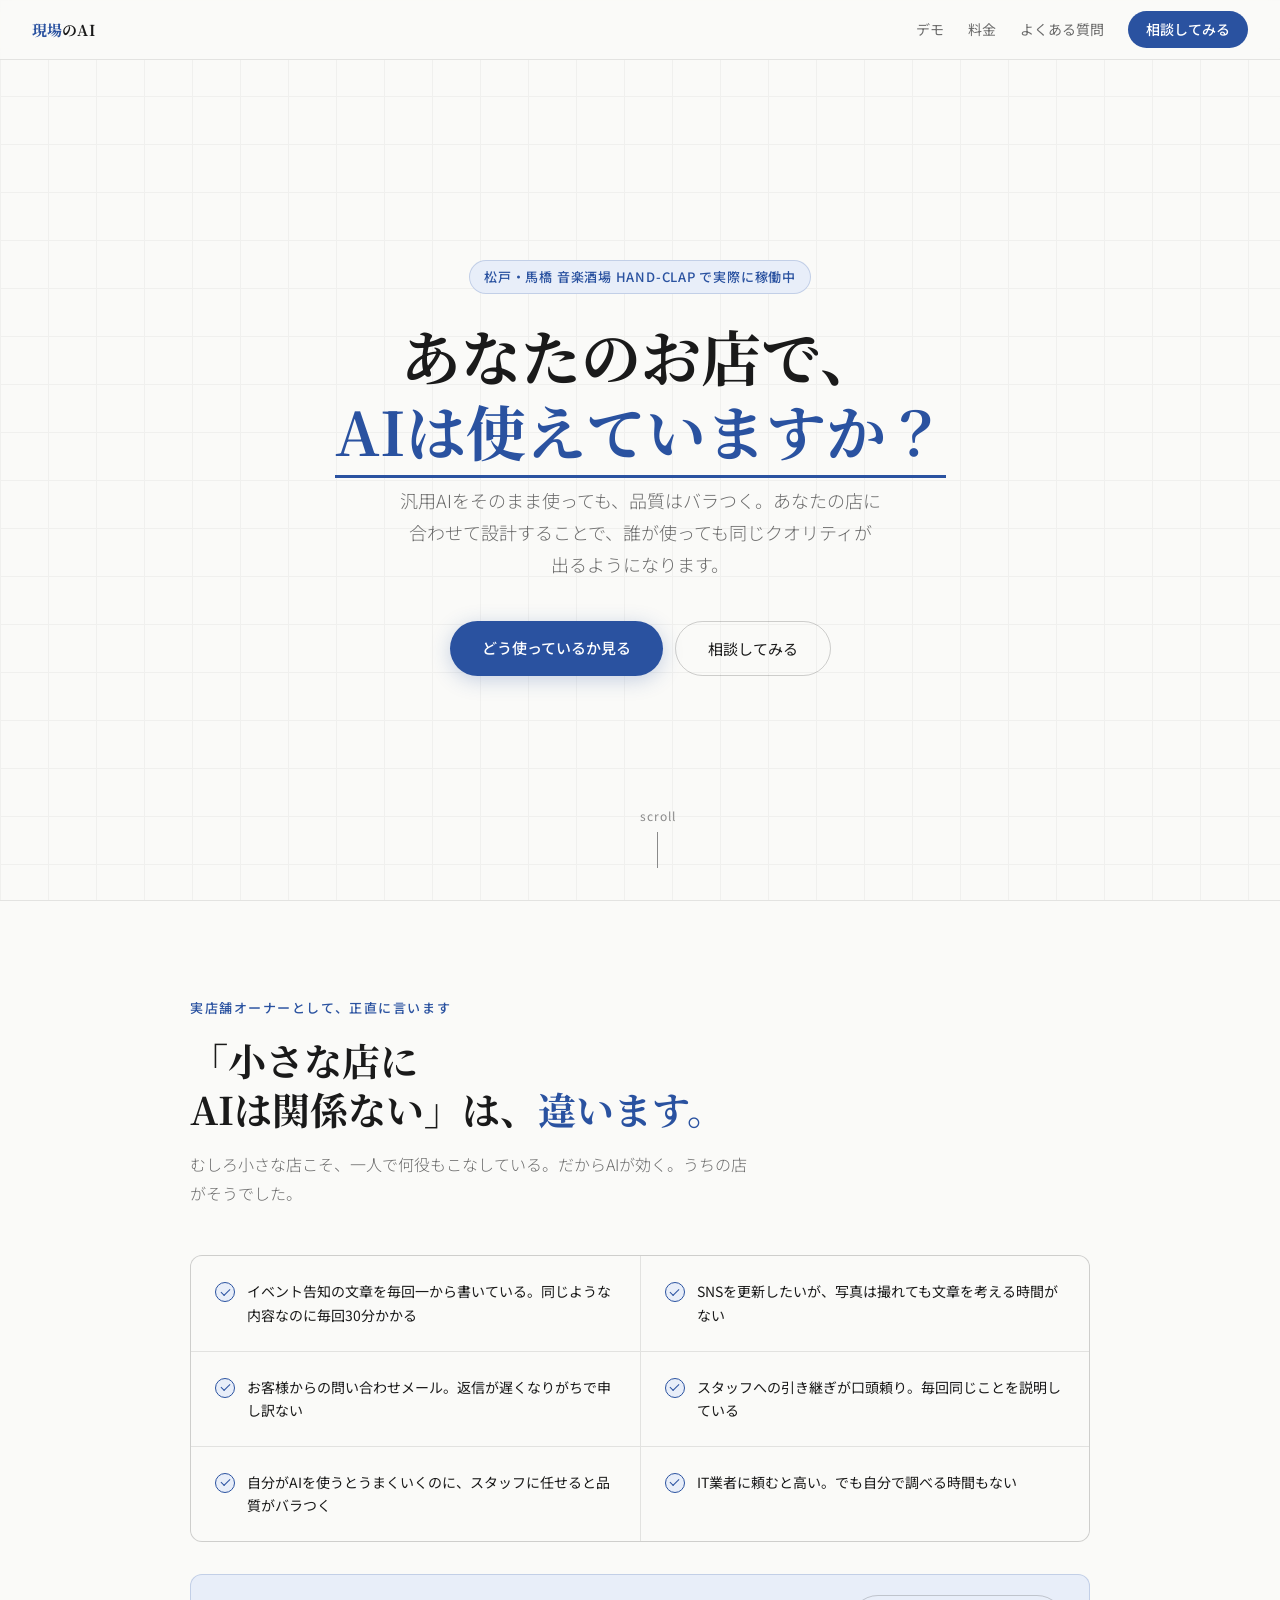
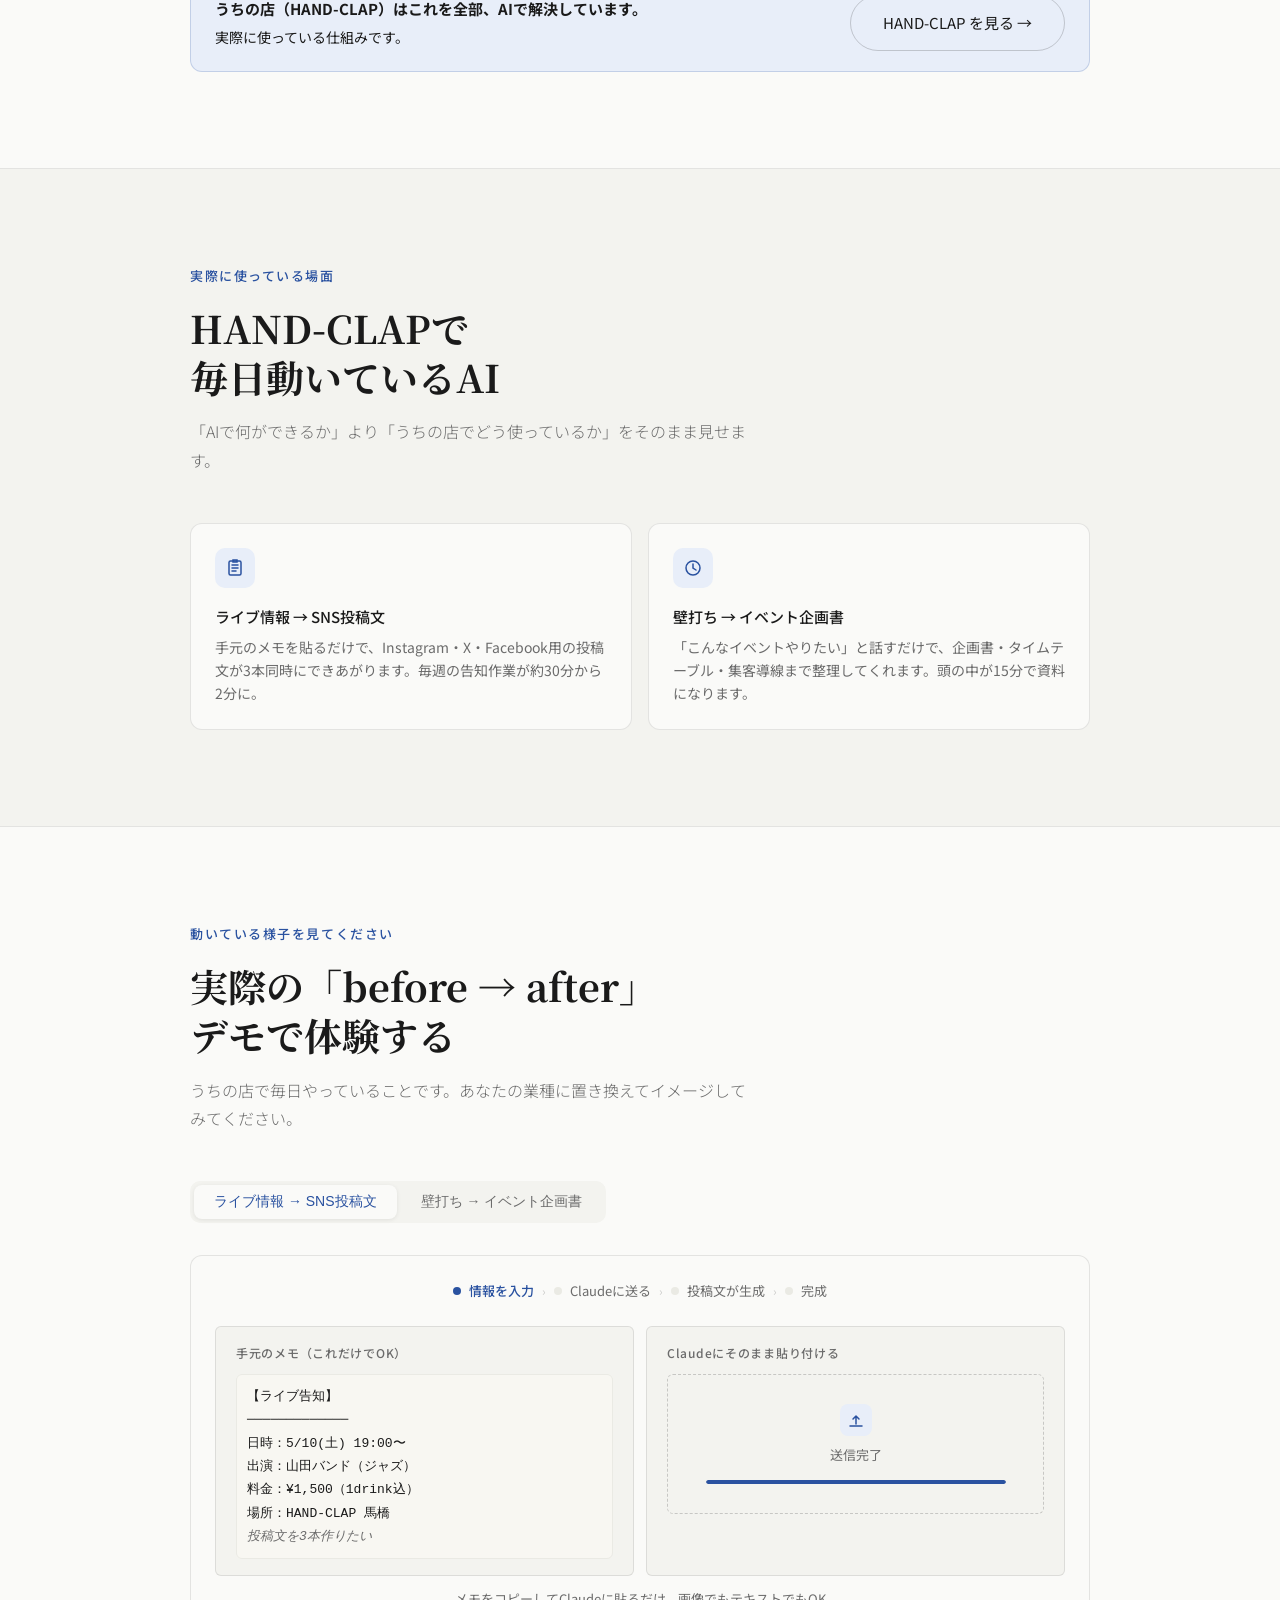
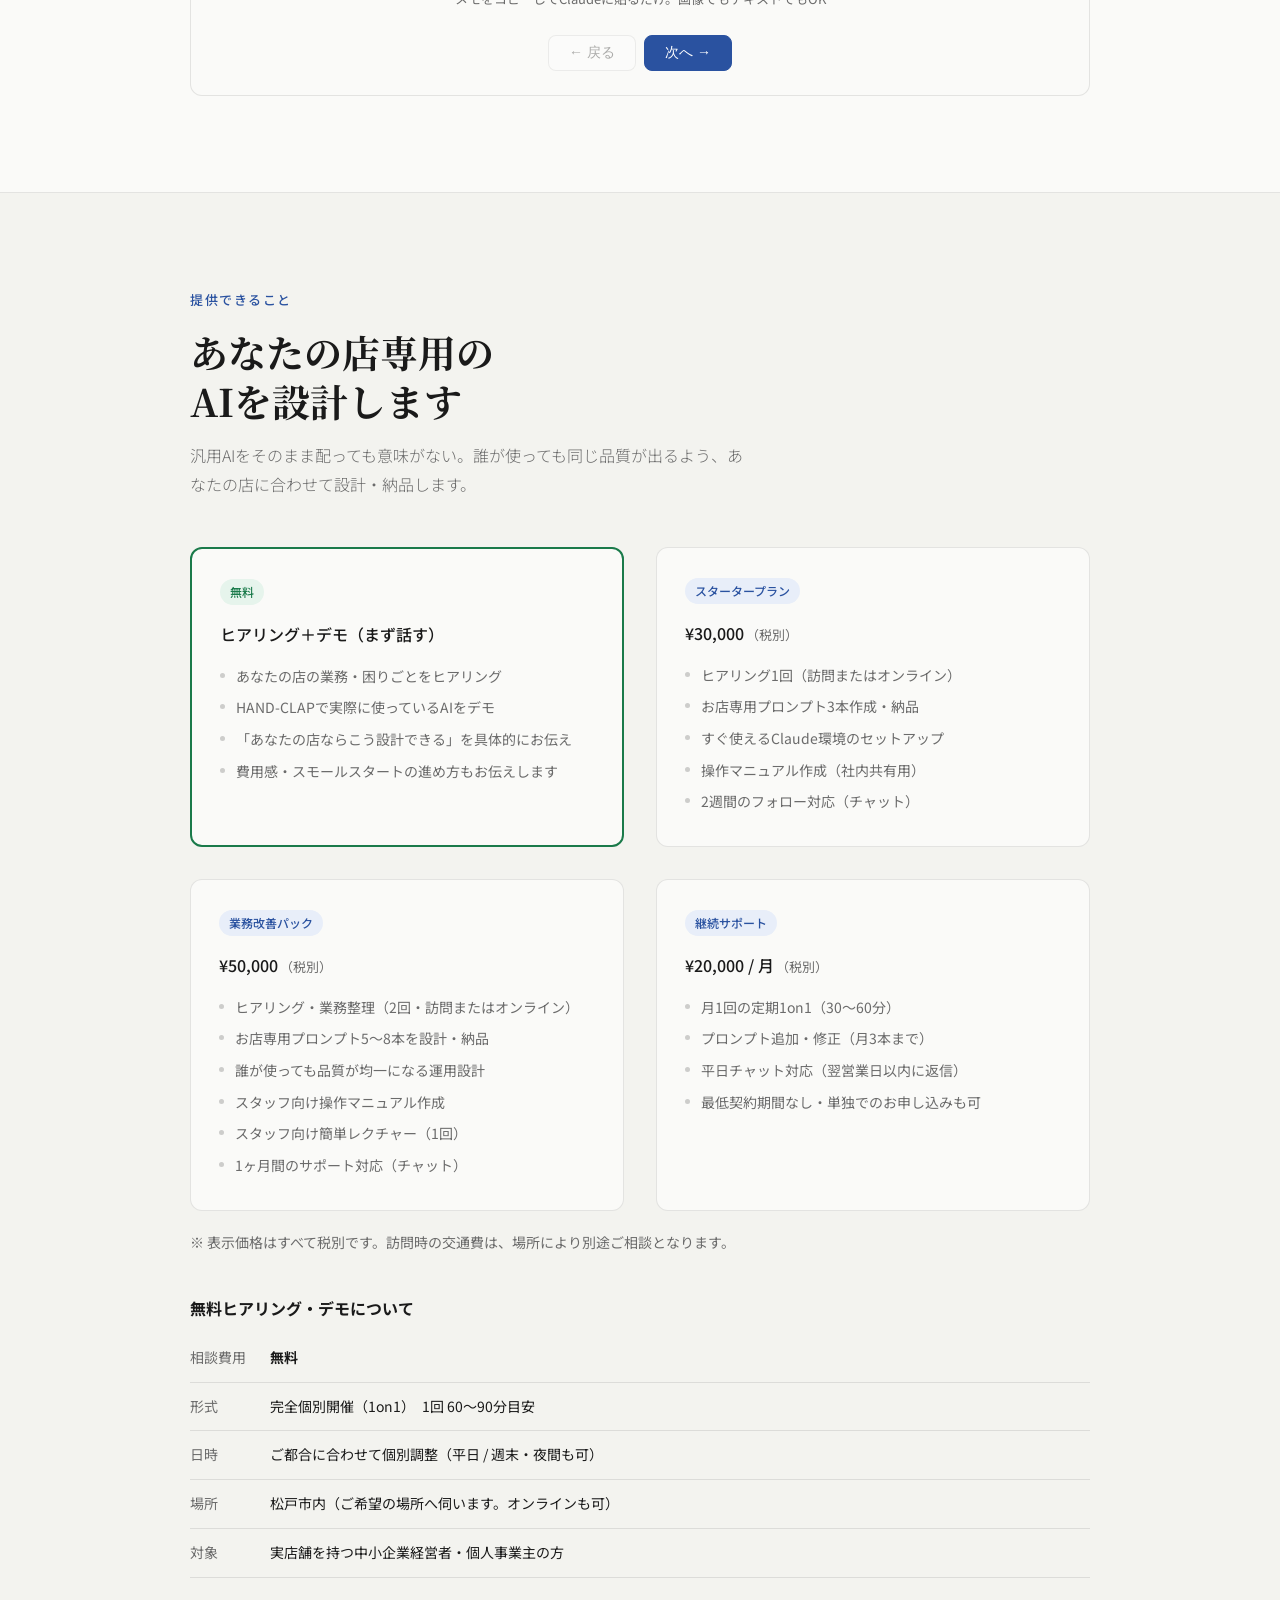
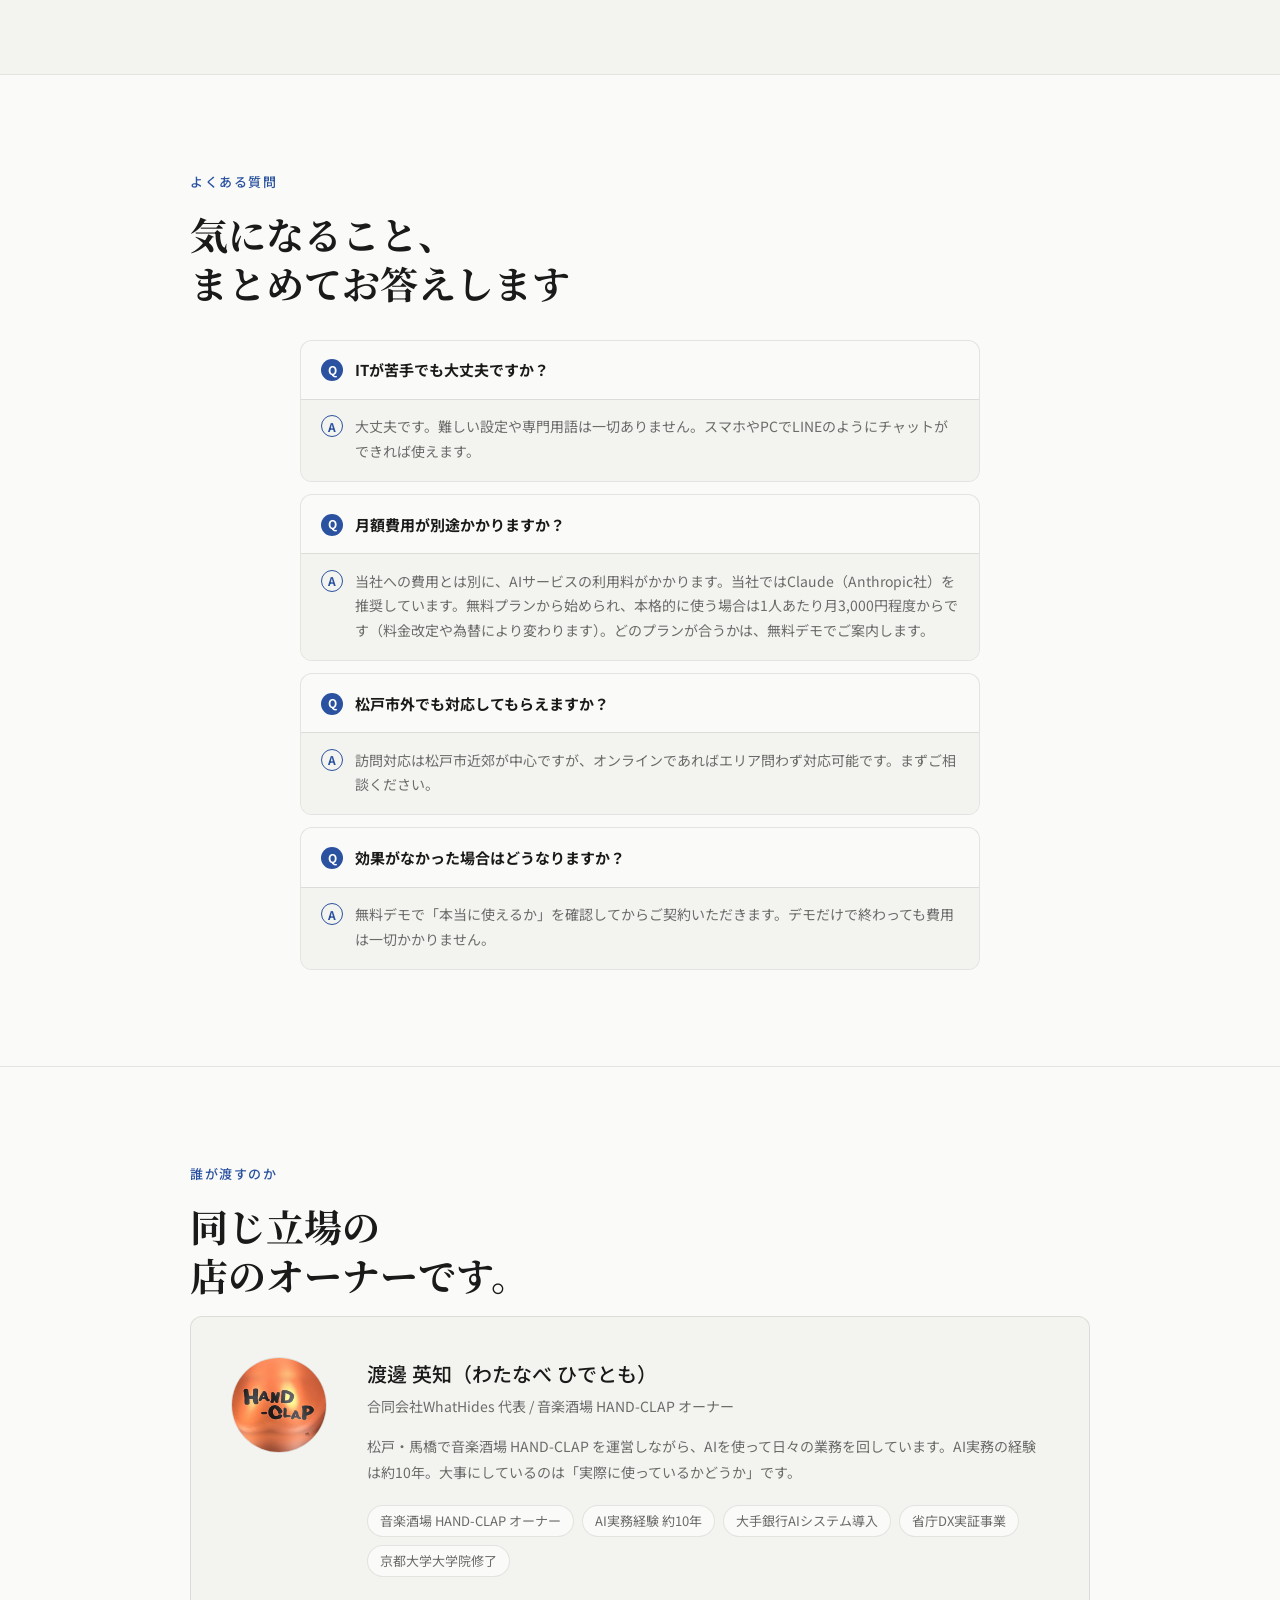
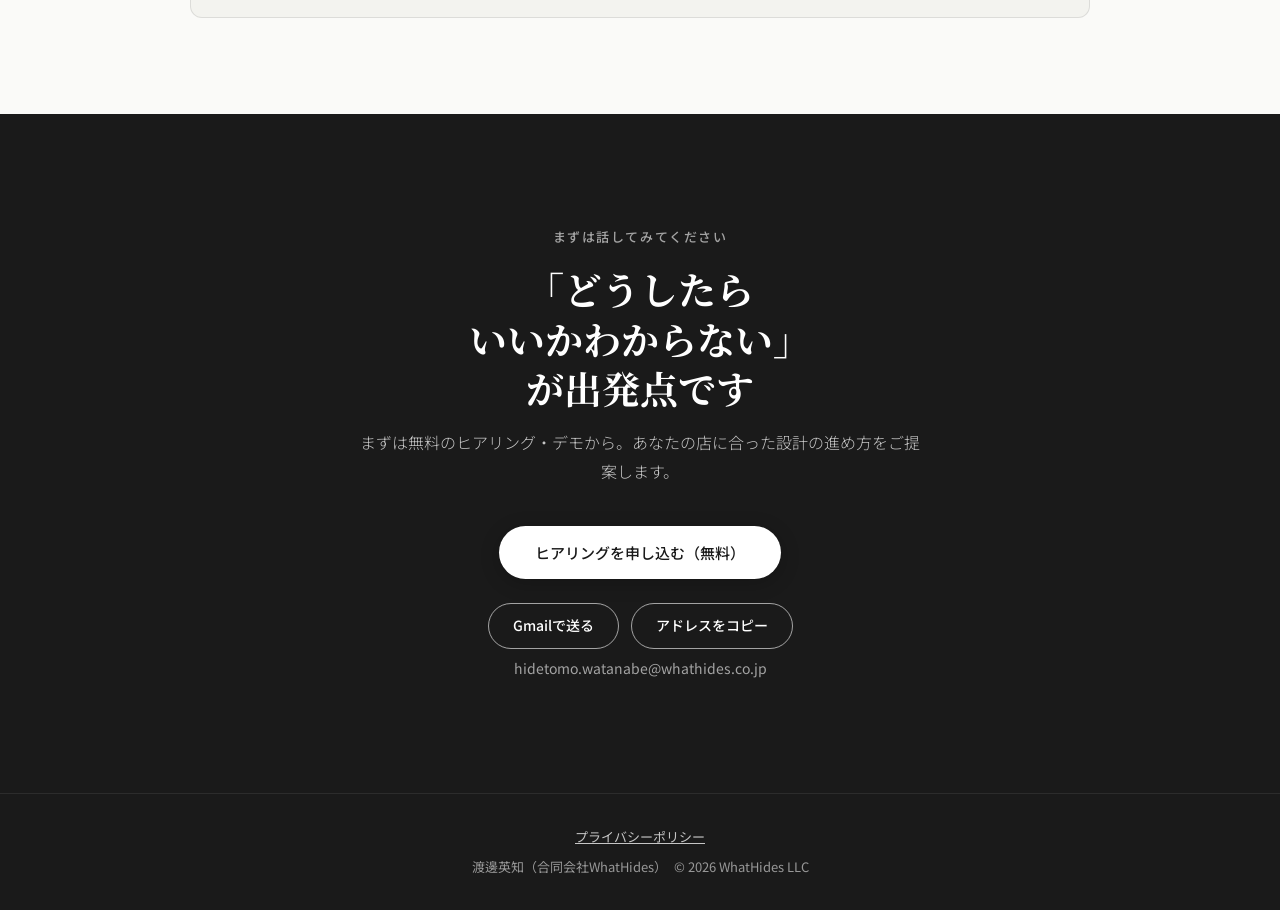
<file: index.html>
<!DOCTYPE html>
<html lang="ja">
<head>
<meta charset="UTF-8">
<meta name="viewport" content="width=device-width, initial-scale=1.0">
<title>現場のAI | 実店舗向けAIカスタマイズ設計｜松戸市近郊</title>
<meta name="description" content="汎用AIをそのまま使っても品質はバラつく。松戸・馬橋で音楽酒場を運営するオーナーが、あなたの店の業務・文体・オペレーションに合わせてAIをカスタマイズ設計します。">
<!-- canonical -->
<link rel="canonical" href="https://ai-lecture.whathides.co.jp/">
<!-- OGP -->
<meta property="og:type" content="website">
<meta property="og:locale" content="ja_JP">
<meta property="og:site_name" content="現場のAI">
<meta property="og:title" content="現場のAI | 実店舗向けAIカスタマイズ設計">
<meta property="og:description" content="汎用AIをそのまま使っても品質はバラつく。あなたの店の業務・文体・オペレーションに合わせてAIをカスタマイズ設計します。">
<meta property="og:url" content="https://ai-lecture.whathides.co.jp/">
<meta property="og:image" content="https://ai-lecture.whathides.co.jp/ogp.png">
<meta property="og:image:width" content="1200">
<meta property="og:image:height" content="630">
<meta property="og:image:alt" content="あなたのお店で、AIは使えていますか？ 現場のAI">
<!-- Twitter Card -->
<meta name="twitter:card" content="summary_large_image">
<meta name="twitter:title" content="現場のAI | 実店舗向けAIカスタマイズ設計">
<meta name="twitter:description" content="汎用AIをそのまま使っても品質はバラつく。あなたの店の業務・文体・オペレーションに合わせてAIをカスタマイズ設計します。">
<meta name="twitter:image" content="https://ai-lecture.whathides.co.jp/ogp.png">
<!-- 構造化データ -->
<script type="application/ld+json">
{
  "@context": "https://schema.org",
  "@type": "LocalBusiness",
  "name": "現場のAI（合同会社WhatHides）",
  "description": "汎用AIをそのまま使っても品質はバラつく。あなたの店の業務・文体・オペレーションに合わせてAIをカスタマイズ設計します。",
  "url": "https://ai-lecture.whathides.co.jp/",
  "email": "hidetomo.watanabe@whathides.co.jp",
  "address": {
    "@type": "PostalAddress",
    "addressLocality": "松戸市",
    "addressRegion": "千葉県",
    "addressCountry": "JP"
  },
  "areaServed": {
    "@type": "GeoCircle",
    "geoMidpoint": {
      "@type": "GeoCoordinates",
      "latitude": 35.7877,
      "longitude": 139.9027
    },
    "geoRadius": "20000"
  },
  "priceRange": "¥0〜¥50,000",
  "founder": {
    "@type": "Person",
    "name": "渡邊英知",
    "jobTitle": "代表 / 音楽酒場オーナー"
  },
  "offers": {
    "@type": "Offer",
    "name": "実店舗AI導入相談＋デモ",
    "price": "0",
    "priceCurrency": "JPY",
    "description": "完全個別1on1・実際に使っているAIのデモとセットアップ相談"
  }
}
</script>
<script type="application/ld+json">
{
  "@context": "https://schema.org",
  "@type": "FAQPage",
  "mainEntity": [
    {
      "@type": "Question",
      "name": "ITが苦手でも大丈夫ですか？",
      "acceptedAnswer": {
        "@type": "Answer",
        "text": "大丈夫です。難しい設定や専門用語は一切ありません。スマホやPCでLINEのようにチャットができれば使えます。"
      }
    },
    {
      "@type": "Question",
      "name": "月額費用が別途かかりますか？",
      "acceptedAnswer": {
        "@type": "Answer",
        "text": "当社への費用とは別に、AIサービスの利用料がかかります。当社ではClaude（Anthropic社）を推奨しています。無料プランから始められ、本格的に使う場合は1人あたり月3,000円程度からです（料金改定や為替により変わります）。どのプランが合うかは、無料デモでご案内します。"
      }
    },
    {
      "@type": "Question",
      "name": "松戸市外でも対応してもらえますか？",
      "acceptedAnswer": {
        "@type": "Answer",
        "text": "訪問対応は松戸市近郊が中心ですが、オンラインであればエリア問わず対応可能です。まずご相談ください。"
      }
    },
    {
      "@type": "Question",
      "name": "効果がなかった場合はどうなりますか？",
      "acceptedAnswer": {
        "@type": "Answer",
        "text": "無料デモで「本当に使えるか」を確認してからご契約いただきます。デモだけで終わっても費用は一切かかりません。"
      }
    }
  ]
}
</script>
<!-- Google tag (gtag.js) -->
<script async src="https://www.googletagmanager.com/gtag/js?id=G-DTBNSN6CPC"></script>
<script>
  window.dataLayer = window.dataLayer || [];
  function gtag(){dataLayer.push(arguments);}
  gtag('js', new Date());
  gtag('config', 'G-DTBNSN6CPC');
</script>
<script>document.documentElement.classList.add('js');</script>
<link rel="icon" href="favicon.ico" sizes="32x32">
<link rel="icon" href="favicon.svg" type="image/svg+xml">
<link rel="apple-touch-icon" href="apple-touch-icon.png">
<link rel="preconnect" href="https://fonts.googleapis.com">
<link rel="preconnect" href="https://fonts.gstatic.com" crossorigin>
<link href="https://fonts.googleapis.com/css2?family=Noto+Sans+JP:wght@300;400;500;700&family=Noto+Serif+JP:wght@400;700&display=swap" rel="stylesheet">
<link rel="stylesheet" href="css/lp-main.css">
</head>
<body>

<!-- NAV -->
<nav>
  <a class="nav-logo" href="#"><span>現場</span>のAI</a>
  <div class="nav-links">
    <a href="#demo">デモ</a>
    <a href="#course">料金</a>
    <a href="#faq">よくある質問</a>
    <a class="nav-cta" href="#cta">相談してみる</a>
  </div>
</nav>

<!-- HERO -->
<section id="hero">
  <div class="hero-grid-bg"></div>
  <div class="hero-badge">松戸・馬橋 音楽酒場 <span class="nowrap">HAND-CLAP</span>&nbsp;で<wbr>実際に稼働中</div>
  <h1 class="hero-title">
    あなたのお店で、<br><em>AIは<wbr>使えていますか？</em>
  </h1>
  <p class="hero-sub">
    汎用AIをそのまま使っても、<wbr>品質はバラつく。<wbr>あなたの店に<wbr>合わせて設計することで、<wbr>誰が使っても<wbr>同じクオリティが<wbr>出るようになります。
  </p>
  <div class="hero-btns">
    <a class="btn-primary" href="#how">どう使っているか見る</a>
    <a class="btn-secondary" href="#cta">相談してみる</a>
  </div>
  <div class="hero-scroll">
    <span>scroll</span>
    <div class="hero-scroll-line"></div>
  </div>
</section>

<hr class="divider">

<!-- STORY -->
<section id="pain">
  <div class="container">
    <div class="reveal">
      <p class="section-label">実店舗オーナーとして、正直に言います</p>
      <h2 class="section-title">「小さな店に<br>AIは関係ない」は、<em style="font-style:normal;color:var(--c-accent)">違います。</em></h2>
      <p class="section-sub">むしろ小さな店こそ、一人で何役もこなしている。だからAIが効く。うちの店がそうでした。</p>
    </div>
    <div class="pain-grid reveal">
      <div class="pain-item"><div class="pain-check"></div><div class="pain-text">イベント告知の文章を毎回一から書いている。同じような内容なのに毎回30分かかる</div></div>
      <div class="pain-item"><div class="pain-check"></div><div class="pain-text">SNSを更新したいが、写真は撮れても文章を考える時間がない</div></div>
      <div class="pain-item"><div class="pain-check"></div><div class="pain-text">お客様からの問い合わせメール。返信が遅くなりがちで申し訳ない</div></div>
      <div class="pain-item"><div class="pain-check"></div><div class="pain-text">スタッフへの引き継ぎが口頭頼り。毎回同じことを説明している</div></div>
      <div class="pain-item"><div class="pain-check"></div><div class="pain-text">自分がAIを使うとうまくいくのに、スタッフに任せると品質がバラつく</div></div>
      <div class="pain-item"><div class="pain-check"></div><div class="pain-text">IT業者に頼むと高い。でも自分で調べる時間もない</div></div>
    </div>
    <div class="store-callout reveal">
      <p class="store-callout__text">
        <strong>うちの店（HAND-CLAP）はこれを全部、AIで解決しています。</strong>
        実際に使っている仕組みです。
      </p>
      <a class="btn-secondary" href="https://handclap.whathides.co.jp/" target="_blank" rel="noopener" style="white-space:nowrap">HAND-CLAP を見る →</a>
    </div>
  </div>
</section>

<hr class="divider">

<!-- HOW -->
<section id="how">
  <div class="container">
    <div class="reveal">
      <p class="section-label">実際に使っている場面</p>
      <h2 class="section-title">HAND-CLAPで<br>毎日動いているAI</h2>
      <p class="section-sub">「AIで何ができるか」より「うちの店でどう使っているか」をそのまま見せます。</p>
    </div>
    <div class="what-cards">
      <div class="what-card reveal">
        <div class="what-icon">
          <svg viewBox="0 0 20 20" fill="none" xmlns="http://www.w3.org/2000/svg">
            <rect x="4" y="3" width="12" height="14" rx="1.5" stroke="#2a52a0" stroke-width="1.5"/>
            <path d="M7 7h6M7 10h6M7 13h4" stroke="#2a52a0" stroke-width="1.5" stroke-linecap="round"/>
            <path d="M8 2h4v2H8z" stroke="#2a52a0" stroke-width="1.5"/>
          </svg>
        </div>
        <div class="what-card-title">ライブ情報 → SNS投稿文</div>
        <div class="what-card-body">手元のメモを貼るだけで、Instagram・X・Facebook用の投稿文が3本同時にできあがります。毎週の告知作業が約30分から2分に。</div>
      </div>
      <div class="what-card reveal">
        <div class="what-icon">
          <svg viewBox="0 0 20 20" fill="none" xmlns="http://www.w3.org/2000/svg">
            <circle cx="10" cy="10" r="7" stroke="#2a52a0" stroke-width="1.5"/>
            <path d="M10 6v4l3 2" stroke="#2a52a0" stroke-width="1.5" stroke-linecap="round"/>
          </svg>
        </div>
        <div class="what-card-title">壁打ち → イベント企画書</div>
        <div class="what-card-body">「こんなイベントやりたい」と話すだけで、企画書・タイムテーブル・集客導線まで整理してくれます。頭の中が15分で資料になります。</div>
      </div>
    </div>
  </div>
</section>

<hr class="divider">

<!-- DEMO -->
<section id="demo">
  <div class="container">
    <div class="reveal">
      <p class="section-label">動いている様子を見てください</p>
      <h2 class="section-title">実際の「before → after」<br>デモで体験する</h2>
      <p class="section-sub">うちの店で毎日やっていることです。あなたの業種に置き換えてイメージしてみてください。</p>
    </div>
    <div class="reveal">
      <div class="demo-tabs" role="tablist" aria-label="デモの種類">
        <button class="demo-tab active" role="tab" id="tab-excel" aria-controls="dp-excel" aria-selected="true" onclick="switchDemo('excel',this)">ライブ情報 → SNS投稿文</button>
        <button class="demo-tab" role="tab" id="tab-doc" aria-controls="dp-doc" aria-selected="false" tabindex="-1" onclick="switchDemo('doc',this)">壁打ち → イベント企画書</button>
      </div>

      <!-- DEMO 1: Live info to SNS post -->
      <div class="demo-frame demo-panel active" id="dp-excel" role="tabpanel" aria-labelledby="tab-excel">
        <div class="d-wrap" id="dw1">
          <div class="d-stage-bar">
            <span class="d-dot" id="A0"></span><span class="d-lbl" id="B0">情報を入力</span>
            <span class="d-sep">›</span>
            <span class="d-dot" id="A1"></span><span class="d-lbl" id="B1">Claudeに送る</span>
            <span class="d-sep">›</span>
            <span class="d-dot" id="A2"></span><span class="d-lbl" id="B2">投稿文が生成</span>
            <span class="d-sep">›</span>
            <span class="d-dot" id="A3"></span><span class="d-lbl" id="B3">完成</span>
          </div>
          <div class="d-scene" id="ds0">
            <div class="d-row">
              <div class="d-panel">
                <div class="d-ptitle">手元のメモ（これだけでOK）</div>
                <div class="wb">
                  <div class="wb-line" id="e0">【ライブ告知】</div>
                  <div class="wb-line" id="e1">─────────────</div>
                  <div class="wb-line" id="e2">日時：5/10(土) 19:00〜</div>
                  <div class="wb-line" id="e3">出演：山田バンド（ジャズ）</div>
                  <div class="wb-line" id="e4">料金：¥1,500（1drink込）</div>
                  <div class="wb-line" id="e5">場所：HAND-CLAP 馬橋</div>
                  <div class="wb-line wb-sc" id="e6">投稿文を3本作りたい</div>
                </div>
              </div>
              <div class="d-panel">
                <div class="d-ptitle">Claudeにそのまま貼り付ける</div>
                <div class="up-area">
                  <svg class="up-icon" viewBox="0 0 32 32" fill="none">
                    <rect width="32" height="32" rx="8" fill="#e8eef9"/>
                    <path d="M16 20V12M16 12L13 15M16 12L19 15" stroke="#2a52a0" stroke-width="1.5" stroke-linecap="round"/>
                    <path d="M10 22h12" stroke="#2a52a0" stroke-width="1.5" stroke-linecap="round"/>
                  </svg>
                  <span class="up-txt" id="utxt">テキストを貼り付け中...</span>
                  <div class="up-prog" id="uprog"><div class="up-bar" id="ubar"></div></div>
                </div>
              </div>
            </div>
            <div class="step-note">メモをコピーしてClaudeに貼るだけ。画像でもテキストでもOK</div>
          </div>
          <div class="d-scene" id="ds1">
            <div class="d-panel">
              <div class="d-ptitle">Claudeとのやりとり</div>
              <div class="d-chat" id="dc1">
                <div class="d-msg u" id="ec0">このライブ情報からInstagram・X・Facebook用の投稿文を1本ずつ作ってください</div>
                <div class="d-typing" id="ety"><div class="d-dots"><div class="d-dot2"></div><div class="d-dot2"></div><div class="d-dot2"></div></div></div>
                <div class="d-msg a" id="ec1" style="display:none">情報を読み取りました。各SNSの文体・文字数に合わせて3本作成します。</div>
                <div class="d-msg u" id="ec2" style="display:none">Xはもう少し短くして、絵文字も入れてください</div>
                <div class="d-msg a" id="ec3" style="display:none">了解です。X用は120字以内に絞り、絵文字を追加します。</div>
              </div>
            </div>
            <div class="step-note">追加の要望もそのまま伝えられる。何度でも調整できる</div>
          </div>
          <div class="d-scene" id="ds2">
            <div class="d-panel">
              <div class="d-ptitle">生成された投稿文（3本）</div>
              <table class="exc-table"><thead><tr><th>媒体</th><th>投稿文（抜粋）</th></tr></thead><tbody id="etbody"></tbody></table>
            </div>
            <div class="step-note">そのままコピーして各SNSに貼り付けるだけ</div>
          </div>
          <div class="d-scene" id="ds3">
            <div class="d-result">
              <div style="font-size:15px;font-weight:500;margin-bottom:1rem">作業時間の変化</div>
              <div class="t-row">
                <span class="t-badge t-bef" id="tb1" style="opacity:0;transition:opacity 0.5s">毎回手書き：約30分</span>
                <span class="t-arr">→</span>
                <span class="t-badge t-aft" id="tb2" style="opacity:0;transition:opacity 0.5s 0.5s">Claudeで：約2分</span>
              </div>
              <div class="d-note" id="dn1" style="opacity:0;transition:opacity 0.5s 1s">メモを貼るだけ。3媒体分が同時にできあがる。<br>毎週のイベント告知が、もう苦じゃない。</div>
            </div>
          </div>
          <div class="d-btns">
            <button class="d-btn" id="ep" disabled onclick="eChange(-1)">← 戻る</button>
            <button class="d-btn pri" id="en" onclick="eChange(1)">次へ →</button>
            <button class="d-btn rep" id="er" style="display:none" onclick="eReplay()">もう一度</button>
          </div>
        </div>
      </div>

      <!-- DEMO 2: Brainstorm to Event Plan -->
      <div class="demo-frame demo-panel" id="dp-doc" role="tabpanel" aria-labelledby="tab-doc">
        <div class="d-wrap" id="dw2">
          <div class="d-stage-bar">
            <span class="d-dot" id="P0"></span><span class="d-lbl" id="Q0">頭の中を話す</span>
            <span class="d-sep">›</span>
            <span class="d-dot" id="P1"></span><span class="d-lbl" id="Q1">Claudeが整理</span>
            <span class="d-sep">›</span>
            <span class="d-dot" id="P2"></span><span class="d-lbl" id="Q2">企画書に変換</span>
            <span class="d-sep">›</span>
            <span class="d-dot" id="P3"></span><span class="d-lbl" id="Q3">完成</span>
          </div>
          <div class="d-scene" id="fs0">
            <div class="d-panel">
              <div class="d-ptitle">Claudeへの壁打ち</div>
              <div class="d-chat" id="fc0">
                <div class="d-msg u" id="fc00">夏にジャズとクラフトビールを組み合わせたイベントをやりたいんだけど、まだ何も決まってなくて。</div>
                <div class="d-msg a" id="fc01">おもしろそうですね。まず、どんな雰囲気にしたいかから聞かせてください。</div>
                <div class="d-msg u" id="fc02">おしゃれすぎず、気軽に来られる感じ。常連さんも新規のお客さんも混ざって楽しめるといい。</div>
                <div class="d-msg a" id="fc03">「ゆるい夏祭り感」ですね。クラフトビールの種類は決まってますか？地域の醸造所と組むイメージ？</div>
                <div class="d-msg u" id="fc04">そう！近くのブルワリーさんに声かけたい。タップで3種類くらい出して、ライブは2〜3組。夕方から夜にかけてのイメージ。</div>
                <div class="d-typing" id="fty"><div class="d-dots"><div class="d-dot2"></div><div class="d-dot2"></div><div class="d-dot2"></div></div></div>
                <div class="d-msg a" id="fc05" style="display:none">整理できました。「地元ブルワリーとのコラボ・ジャズライブ夏イベント」ですね。企画書の構成を作りましょうか？</div>
              </div>
            </div>
            <div class="step-note">「まだ何も決まってない」でOK。話しながら輪郭が見えてきます</div>
          </div>
          <div class="d-scene" id="fs1">
            <div class="think-box">
              <div class="think-ttl">Claudeが会話から抽出中...</div>
              <div class="think-item" id="ti0"><div class="t-bul"></div><div class="t-txt">コンセプト：地元ブルワリーとのコラボ・夏の夜のジャズイベント</div></div>
              <div class="think-item" id="ti1"><div class="t-bul"></div><div class="t-txt">ターゲット：常連 + 新規が混ざれるゆるい雰囲気</div></div>
              <div class="think-item" id="ti2"><div class="t-bul"></div><div class="t-txt">コンテンツ：クラフトビール3種タップ + ライブ2〜3組</div></div>
              <div class="think-item" id="ti3"><div class="t-bul"></div><div class="t-txt">時間帯：夕方〜夜（例: 17:00〜22:00）</div></div>
              <div class="think-item" id="ti4"><div class="t-bul"></div><div class="t-txt">要確認：ブルワリーへの打診・出演者ブッキング・集客方法</div></div>
            </div>
            <div class="d-panel">
              <div class="d-ptitle">Claudeからの確認</div>
              <div class="d-chat">
                <div class="d-msg a s">5つのポイントを整理しました。この内容で企画書の構成を作ります。抜け漏れはありますか？</div>
              </div>
            </div>
            <div class="step-note">キーワードを自動抽出・構造化。「あ、それも決めないと」が先に見える</div>
          </div>
          <div class="d-scene" id="fs2">
            <div class="d-panel">
              <div class="d-ptitle">生成された企画書（構成）</div>
              <div class="slide-stack">
                <div class="slide" id="sl0"><div class="slide-hdr sh-p">スライド 1 — コンセプト</div><div class="slide-body"><div class="slide-ttl">夏の夜、音楽とクラフトビールと。</div><ul class="slide-pts"><li>地元ブルワリーとのコラボ企画 / HAND-CLAP 2026夏</li></ul></div></div>
                <div class="slide" id="sl1"><div class="slide-hdr sh-t">スライド 2 — イベント概要</div><div class="slide-body"><div class="slide-ttl">開催概要</div><ul class="slide-pts"><li>日時：8月某日(土) 17:00〜22:00</li><li>場所：音楽酒場HAND-CLAP（松戸・馬橋）</li><li>料金：入場料 + ドリンク別（クラフトビール3種）</li></ul></div></div>
                <div class="slide" id="sl2"><div class="slide-hdr sh-c">スライド 3 — コンテンツ</div><div class="slide-body"><div class="slide-ttl">当日の構成</div><ul class="slide-pts"><li>17:00〜 開場・クラフトビール提供開始</li><li>18:00〜 ライブ1組目（アコースティック系）</li><li>20:00〜 ライブ2組目（メインジャズ）</li></ul></div></div>
                <div class="slide" id="sl3"><div class="slide-hdr sh-b">スライド 4 — 準備ステップ</div><div class="slide-body"><div class="slide-ttl">今週中にやること</div><ul class="slide-pts"><li>①地元ブルワリーに打診メール送付</li><li>②出演者2〜3組に声掛け・日程確認</li><li>③SNS告知の第1弾テキストを作成</li></ul></div></div>
              </div>
            </div>
            <div class="step-note">会話だけで4枚の企画書構成が完成。そのままブルワリーへの打診メールも書ける</div>
          </div>
          <div class="d-scene" id="fs3">
            <div class="d-result">
              <div style="font-size:15px;font-weight:500;margin-bottom:1rem">作業時間の変化</div>
              <div class="t-row">
                <span class="t-badge t-bef" id="fb1" style="opacity:0;transition:opacity 0.5s">一人でまとめる：数時間〜1日</span>
                <span class="t-arr">→</span>
                <span class="t-badge t-aft" id="fb2" style="opacity:0;transition:opacity 0.5s 0.5s">壁打ち+Claudeで：約15分</span>
              </div>
              <div class="d-note" id="fn1" style="opacity:0;transition:opacity 0.5s 1s">「なんとなくやりたい」から<br>そのまま渡せる企画書が15分で完成。</div>
              <div class="d-tag2" id="fn2" style="opacity:0;transition:opacity 0.5s 1.5s">思考の整理 + 企画書化 を同時に</div>
            </div>
          </div>
          <div class="d-btns">
            <button class="d-btn" id="fp" disabled onclick="fChange(-1)">← 戻る</button>
            <button class="d-btn pri" id="fn" onclick="fChange(1)">次へ →</button>
            <button class="d-btn rep" id="frep" style="display:none" onclick="fReplay()">もう一度</button>
          </div>
        </div>
      </div>
    </div><!-- /.reveal -->
  </div>
</section>

<hr class="divider">

<!-- OFFER -->
<section id="course">
  <div class="container">
    <div class="reveal">
      <p class="section-label">提供できること</p>
      <h2 class="section-title">あなたの店専用の<br>AIを設計します</h2>
      <p class="section-sub">汎用AIをそのまま配っても意味がない。誰が使っても同じ品質が出るよう、あなたの店に合わせて設計・納品します。</p>
    </div>
    <div class="course-grid reveal">
      <div class="course-box free">
        <span class="course-box-badge badge-free">無料</span>
        <div class="course-box-title">ヒアリング＋デモ（まず話す）</div>
        <ul class="course-list">
          <li>あなたの店の業務・困りごとをヒアリング</li>
          <li>HAND-CLAPで実際に使っているAIをデモ</li>
          <li>「あなたの店ならこう設計できる」を具体的にお伝え</li>
          <li>費用感・スモールスタートの進め方もお伝えします</li>
        </ul>
      </div>
      <div class="course-box">
        <span class="course-box-badge badge-paid">スタータープラン</span>
        <div class="course-box-title">¥30,000<span class="course-tax">（税別）</span></div>
        <ul class="course-list">
          <li>ヒアリング1回（訪問またはオンライン）</li>
          <li>お店専用プロンプト3本作成・納品</li>
          <li>すぐ使えるClaude環境のセットアップ</li>
          <li>操作マニュアル作成（社内共有用）</li>
          <li>2週間のフォロー対応（チャット）</li>
        </ul>
      </div>
      <div class="course-box">
        <span class="course-box-badge badge-paid">業務改善パック</span>
        <div class="course-box-title">¥50,000<span class="course-tax">（税別）</span></div>
        <ul class="course-list">
          <li>ヒアリング・業務整理（2回・訪問またはオンライン）</li>
          <li>お店専用プロンプト5〜8本を設計・納品</li>
          <li>誰が使っても品質が均一になる運用設計</li>
          <li>スタッフ向け操作マニュアル作成</li>
          <li>スタッフ向け簡単レクチャー（1回）</li>
          <li>1ヶ月間のサポート対応（チャット）</li>
        </ul>
      </div>
      <div class="course-box">
        <span class="course-box-badge badge-paid">継続サポート</span>
        <div class="course-box-title">¥20,000 / 月<span class="course-tax">（税別）</span></div>
        <ul class="course-list">
          <li>月1回の定期1on1（30〜60分）</li>
          <li>プロンプト追加・修正（月3本まで）</li>
          <li>平日チャット対応（翌営業日以内に返信）</li>
          <li>最低契約期間なし・単独でのお申し込みも可</li>
        </ul>
      </div>
    </div>
    <p class="course-note reveal">※ 表示価格はすべて税別です。訪問時の交通費は、場所により別途ご相談となります。</p>
    <h3 class="course-subtitle reveal">無料ヒアリング・デモについて</h3>
    <table class="info-table reveal">
      <tr><td>相談費用</td><td><strong>無料</strong></td></tr>
      <tr><td>形式</td><td>完全個別開催（1on1）　1回 60〜90分目安</td></tr>
      <tr><td>日時</td><td>ご都合に合わせて個別調整（平日 / 週末・夜間も可）</td></tr>
      <tr><td>場所</td><td>松戸市内（ご希望の場所へ伺います。オンラインも可）</td></tr>
      <tr><td>対象</td><td>実店舗を持つ中小企業経営者・個人事業主の方</td></tr>
    </table>
  </div>
</section>

<hr class="divider">

<!-- FAQ -->
<section id="faq">
  <div class="container">
    <div class="reveal">
      <p class="section-label">よくある質問</p>
      <h2 class="section-title">気になること、<br>まとめてお答えします</h2>
    </div>
    <div class="faq-list reveal">
      <div class="faq-item">
        <div class="faq-item__q">ITが苦手でも大丈夫ですか？</div>
        <div class="faq-item__a">大丈夫です。難しい設定や専門用語は一切ありません。スマホやPCでLINEのようにチャットができれば使えます。</div>
      </div>
      <div class="faq-item">
        <div class="faq-item__q">月額費用が別途かかりますか？</div>
        <div class="faq-item__a">当社への費用とは別に、AIサービスの利用料がかかります。当社ではClaude（Anthropic社）を推奨しています。無料プランから始められ、本格的に使う場合は1人あたり月3,000円程度からです（料金改定や為替により変わります）。どのプランが合うかは、無料デモでご案内します。</div>
      </div>
      <div class="faq-item">
        <div class="faq-item__q">松戸市外でも対応してもらえますか？</div>
        <div class="faq-item__a">訪問対応は松戸市近郊が中心ですが、オンラインであればエリア問わず対応可能です。まずご相談ください。</div>
      </div>
      <div class="faq-item">
        <div class="faq-item__q">効果がなかった場合はどうなりますか？</div>
        <div class="faq-item__a">無料デモで「本当に使えるか」を確認してからご契約いただきます。デモだけで終わっても費用は一切かかりません。</div>
      </div>
    </div>
  </div>
</section>

<hr class="divider">

<!-- PROFILE -->
<section id="profile">
  <div class="container">
    <div class="reveal">
      <p class="section-label">誰が渡すのか</p>
      <h2 class="section-title">同じ立場の<br>店のオーナーです。</h2>
    </div>
    <div class="profile-card reveal">
      <img class="profile-avatar" src="images/profile-handclap.jpg" width="96" height="96" alt="音楽酒場 HAND-CLAP の店内（壁のロゴサイン）" loading="lazy">
      <div>
        <div class="profile-name">渡邊 英知（わたなべ ひでとも）</div>
        <div class="profile-role">合同会社WhatHides 代表 / 音楽酒場 HAND-CLAP オーナー</div>
        <div class="profile-bio">
          松戸・馬橋で音楽酒場 HAND-CLAP を運営しながら、AIを使って日々の業務を回しています。AI実務の経験は約10年。大事にしているのは「実際に使っているかどうか」です。
        </div>
        <div class="profile-badges">
          <span class="profile-badge">音楽酒場 HAND-CLAP オーナー</span>
          <span class="profile-badge">AI実務経験 約10年</span>
          <span class="profile-badge">大手銀行AIシステム導入</span>
          <span class="profile-badge">省庁DX実証事業</span>
          <span class="profile-badge">京都大学大学院修了</span>
        </div>
      </div>
    </div>
  </div>
</section>

<!-- CTA -->
<section id="cta">
  <div class="container">
    <p class="section-label">まずは話してみてください</p>
    <h2 class="section-title">「どうしたら<br>いいかわからない」<br>が出発点です</h2>
    <p class="section-sub">まずは無料のヒアリング・デモから。あなたの店に合った設計の進め方をご提案します。</p>
    <a class="btn-white" data-lead="email" href="mailto:hidetomo.watanabe@whathides.co.jp?subject=%E3%80%90%E7%8F%BE%E5%A0%B4%E3%81%AEAI%E3%80%91%E7%84%A1%E6%96%99%E3%83%92%E3%82%A2%E3%83%AA%E3%83%B3%E3%82%B0%E7%94%B3%E3%81%97%E8%BE%BC%E3%81%BF&amp;body=%E5%BA%97%E5%90%8D%EF%BC%9A%0D%0A%E6%A5%AD%E7%A8%AE%EF%BC%9A%0D%0A%E5%9B%B0%E3%81%A3%E3%81%A6%E3%81%84%E3%82%8B%E3%81%93%E3%81%A8%EF%BC%9A%0D%0A%E3%81%94%E5%B8%8C%E6%9C%9B%E3%81%AE%E6%97%A5%E6%99%82%E3%83%BB%E5%BD%A2%E5%BC%8F%EF%BC%88%E8%A8%AA%E5%95%8F%EF%BC%8F%E3%82%AA%E3%83%B3%E3%83%A9%E3%82%A4%E3%83%B3%EF%BC%89%EF%BC%9A%0D%0A">ヒアリングを申し込む（無料）</a>
    <div class="cta-alt">
      <a href="https://mail.google.com/mail/?view=cm&amp;fs=1&amp;to=hidetomo.watanabe@whathides.co.jp&amp;su=%E3%80%90%E7%8F%BE%E5%A0%B4%E3%81%AEAI%E3%80%91%E7%84%A1%E6%96%99%E3%83%92%E3%82%A2%E3%83%AA%E3%83%B3%E3%82%B0%E7%94%B3%E3%81%97%E8%BE%BC%E3%81%BF&amp;body=%E5%BA%97%E5%90%8D%EF%BC%9A%0D%0A%E6%A5%AD%E7%A8%AE%EF%BC%9A%0D%0A%E5%9B%B0%E3%81%A3%E3%81%A6%E3%81%84%E3%82%8B%E3%81%93%E3%81%A8%EF%BC%9A%0D%0A%E3%81%94%E5%B8%8C%E6%9C%9B%E3%81%AE%E6%97%A5%E6%99%82%E3%83%BB%E5%BD%A2%E5%BC%8F%EF%BC%88%E8%A8%AA%E5%95%8F%EF%BC%8F%E3%82%AA%E3%83%B3%E3%83%A9%E3%82%A4%E3%83%B3%EF%BC%89%EF%BC%9A%0D%0A" target="_blank" rel="noopener" data-lead="gmail">Gmailで送る</a>
      <button type="button" id="copy-mail" data-lead="copy">アドレスをコピー</button>
    </div>
    <div class="cta-note">hidetomo.watanabe@whathides.co.jp</div>
  </div>
</section>

<a class="sticky-cta" href="#cta">無料で相談してみる</a>

<footer>
  <p><a href="privacy/">プライバシーポリシー</a></p>
  <p>渡邊英知（合同会社WhatHides）　&copy; 2026 WhatHides LLC</p>
</footer>

<script>
/* ─── Scroll reveal ─── */
const obs = new IntersectionObserver(entries=>{
  entries.forEach(e=>{ if(e.isIntersecting) e.target.classList.add('visible'); });
},{threshold:0.12});
document.querySelectorAll('.reveal').forEach(el=>obs.observe(el));

/* ─── Demo tab switch ─── */
function switchDemo(id, btn){
  document.querySelectorAll('.demo-tab').forEach(b=>{
    b.classList.remove('active'); b.setAttribute('aria-selected','false'); b.tabIndex=-1;
  });
  document.querySelectorAll('.demo-panel').forEach(p=>p.classList.remove('active'));
  btn.classList.add('active'); btn.setAttribute('aria-selected','true'); btn.tabIndex=0;
  document.getElementById('dp-'+id).classList.add('active');
  if(id==='excel'){ eScene=0; eShow(0); }
  if(id==='doc'){ fScene=0; fShow(0); }
}

/* 左右キーでタブ移動 */
document.querySelector('.demo-tabs').addEventListener('keydown',e=>{
  if(e.key!=='ArrowLeft'&&e.key!=='ArrowRight') return;
  const tabs=[...document.querySelectorAll('.demo-tab')];
  const next=tabs[(tabs.indexOf(document.activeElement)+(e.key==='ArrowRight'?1:-1)+tabs.length)%tabs.length];
  next.focus(); next.click();
});

/* ─── DEMO 1: SNS ─── */
let eScene=0, eTimers=[];
function eCT(fn,ms){ eTimers.push(setTimeout(fn,ms)); }
function eClear(){ eTimers.forEach(clearTimeout); eTimers=[]; }
function eUpdateStage(s){
  for(let i=0;i<4;i++){
    document.getElementById('A'+i).className='d-dot'+(i<=s?' on':'');
    document.getElementById('B'+i).className='d-lbl'+(i===s?' on':'');
  }
}
function eShow(s){
  eClear();
  document.querySelectorAll('#dw1 .d-scene').forEach(el=>el.classList.remove('vis'));
  document.getElementById('ds'+s).classList.add('vis');
  eUpdateStage(s);
  document.getElementById('ep').disabled=s===0;
  document.getElementById('en').style.display=s===3?'none':'inline-block';
  document.getElementById('er').style.display=s===3?'inline-block':'none';
  if(s===0){
    ['e0','e1','e2','e3','e4','e5','e6'].forEach((id,i)=>{
      const el=document.getElementById(id); el.classList.remove('s');
      eCT(()=>el.classList.add('s'),200+i*180);
    });
    eCT(()=>{
      const p=document.getElementById('uprog'),b=document.getElementById('ubar'),t=document.getElementById('utxt');
      p.style.display='block'; b.style.width='0%'; t.textContent='送信中...';
      eCT(()=>{b.style.width='100%'},100);
      eCT(()=>{t.textContent='送信完了'},1000);
    },1500);
  }
  if(s===1){
    ['ec0','ec1','ec2','ec3'].forEach(id=>{const el=document.getElementById(id);el.classList.remove('s');el.style.display='';});
    const ty=document.getElementById('ety');ty.classList.remove('s');
    eCT(()=>document.getElementById('ec0').classList.add('s'),200);
    eCT(()=>ty.classList.add('s'),700);
    eCT(()=>{ty.style.display='none';const c=document.getElementById('ec1');c.style.display='flex';eCT(()=>c.classList.add('s'),50);},2000);
    eCT(()=>{const c=document.getElementById('ec2');c.style.display='flex';eCT(()=>c.classList.add('s'),50);},3000);
    eCT(()=>{const c=document.getElementById('ec3');c.style.display='flex';eCT(()=>c.classList.add('s'),50);},4000);
  }
  if(s===2){
    const rows=[
      ['Instagram','🎸【ライブ告知】5/10(土) 19:00〜 山田バンド(ジャズ)がHAND-CLAPに登場！…'],
      ['X (Twitter)','🎶 5/10土 19時〜 ジャズライブ✨ 山田バンド / ¥1,500(1drink込) #松戸 #馬橋'],
      ['Facebook','5月10日(土)、音楽酒場HAND-CLAPにてジャズライブを開催します。出演は山田バンド…']
    ];
    const tb=document.getElementById('etbody'); tb.innerHTML='';
    rows.forEach((r,i)=>{
      const tr=document.createElement('tr');tr.className='exc-row';
      r.forEach((c,ci)=>{
        const td=document.createElement('td');
        td.textContent=c;
        if(ci===0){td.style.fontWeight='500';td.style.whiteSpace='nowrap';}
        if(ci===1){td.style.fontSize='13px';td.style.color='#444';}
        tr.appendChild(td);
      });
      tb.appendChild(tr);
      eCT(()=>tr.classList.add('s'),300+i*320);
    });
  }
  if(s===3){
    eCT(()=>{document.getElementById('tb1').style.opacity='1';},200);
    eCT(()=>{document.getElementById('tb2').style.opacity='1';},700);
    eCT(()=>{document.getElementById('dn1').style.opacity='1';},1200);
  }
}
function eChange(d){ eScene=Math.max(0,Math.min(3,eScene+d)); eShow(eScene); }
function eReplay(){ eScene=0; eShow(0); }

/* ─── DEMO 2: Doc ─── */
let fScene=0, fTimers=[];
function fCT(fn,ms){ fTimers.push(setTimeout(fn,ms)); }
function fClear(){ fTimers.forEach(clearTimeout); fTimers=[]; }
function fUpdateStage(s){
  for(let i=0;i<4;i++){
    document.getElementById('P'+i).className='d-dot'+(i<=s?' on':'');
    document.getElementById('Q'+i).className='d-lbl'+(i===s?' on':'');
  }
}
function fShow(s){
  fClear();
  document.querySelectorAll('#dw2 .d-scene').forEach(el=>el.classList.remove('vis'));
  document.getElementById('fs'+s).classList.add('vis');
  fUpdateStage(s);
  document.getElementById('fp').disabled=s===0;
  document.getElementById('fn').style.display=s===3?'none':'inline-block';
  document.getElementById('frep').style.display=s===3?'inline-block':'none';
  if(s===0){
    ['fc00','fc01','fc02','fc03','fc04','fc05'].forEach(id=>{const el=document.getElementById(id);el.classList.remove('s');el.style.display='';});
    const ty=document.getElementById('fty');ty.classList.remove('s');
    const delays=[200,900,1800,2600,3500];
    ['fc00','fc01','fc02','fc03','fc04'].forEach((id,i)=>fCT(()=>document.getElementById(id).classList.add('s'),delays[i]));
    fCT(()=>ty.classList.add('s'),4400);
    fCT(()=>{ty.style.display='none';const c=document.getElementById('fc05');c.style.display='flex';fCT(()=>c.classList.add('s'),50);},5200);
  }
  if(s===1){
    ['ti0','ti1','ti2','ti3','ti4'].forEach((id,i)=>{
      const el=document.getElementById(id);el.classList.remove('s');
      fCT(()=>el.classList.add('s'),300+i*380);
    });
  }
  if(s===2){
    ['sl0','sl1','sl2','sl3'].forEach((id,i)=>{
      const el=document.getElementById(id);el.classList.remove('s');
      fCT(()=>el.classList.add('s'),200+i*420);
    });
  }
  if(s===3){
    fCT(()=>{document.getElementById('fb1').style.opacity='1';},200);
    fCT(()=>{document.getElementById('fb2').style.opacity='1';},700);
    fCT(()=>{document.getElementById('fn1').style.opacity='1';},1200);
    fCT(()=>{document.getElementById('fn2').style.opacity='1';},1700);
  }
}
function fChange(d){ fScene=Math.max(0,Math.min(3,fScene+d)); fShow(fScene); }
function fReplay(){ fScene=0; fShow(0); }

/* ─── GA: 申し込みクリック計測（method: email / gmail / copy） ─── */
document.querySelectorAll('[data-lead]').forEach(el=>{
  el.addEventListener('click',()=>gtag('event','generate_lead',{method:el.dataset.lead}));
});

/* ─── メールアドレスをコピー ─── */
document.getElementById('copy-mail').addEventListener('click',e=>{
  const btn=e.currentTarget;
  navigator.clipboard.writeText('hidetomo.watanabe@whathides.co.jp')
    .then(()=>{btn.textContent='コピーしました';})
    .catch(()=>{btn.textContent='コピーできませんでした';})
    .finally(()=>setTimeout(()=>{btn.textContent='アドレスをコピー';},2000));
});

/* ─── スマホ下部の固定CTA（ヒーローと申し込み欄が見えている間は隠す） ─── */
const stickyCta=document.querySelector('.sticky-cta');
const ctaSeen={hero:true,cta:false};
const ctaObs=new IntersectionObserver(entries=>{
  entries.forEach(e=>{ ctaSeen[e.target.id]=e.isIntersecting; });
  stickyCta.classList.toggle('show',!ctaSeen.hero&&!ctaSeen.cta);
});
['hero','cta'].forEach(id=>ctaObs.observe(document.getElementById(id)));

/* init */
eShow(0);
</script>
</body>
</html>
</file>
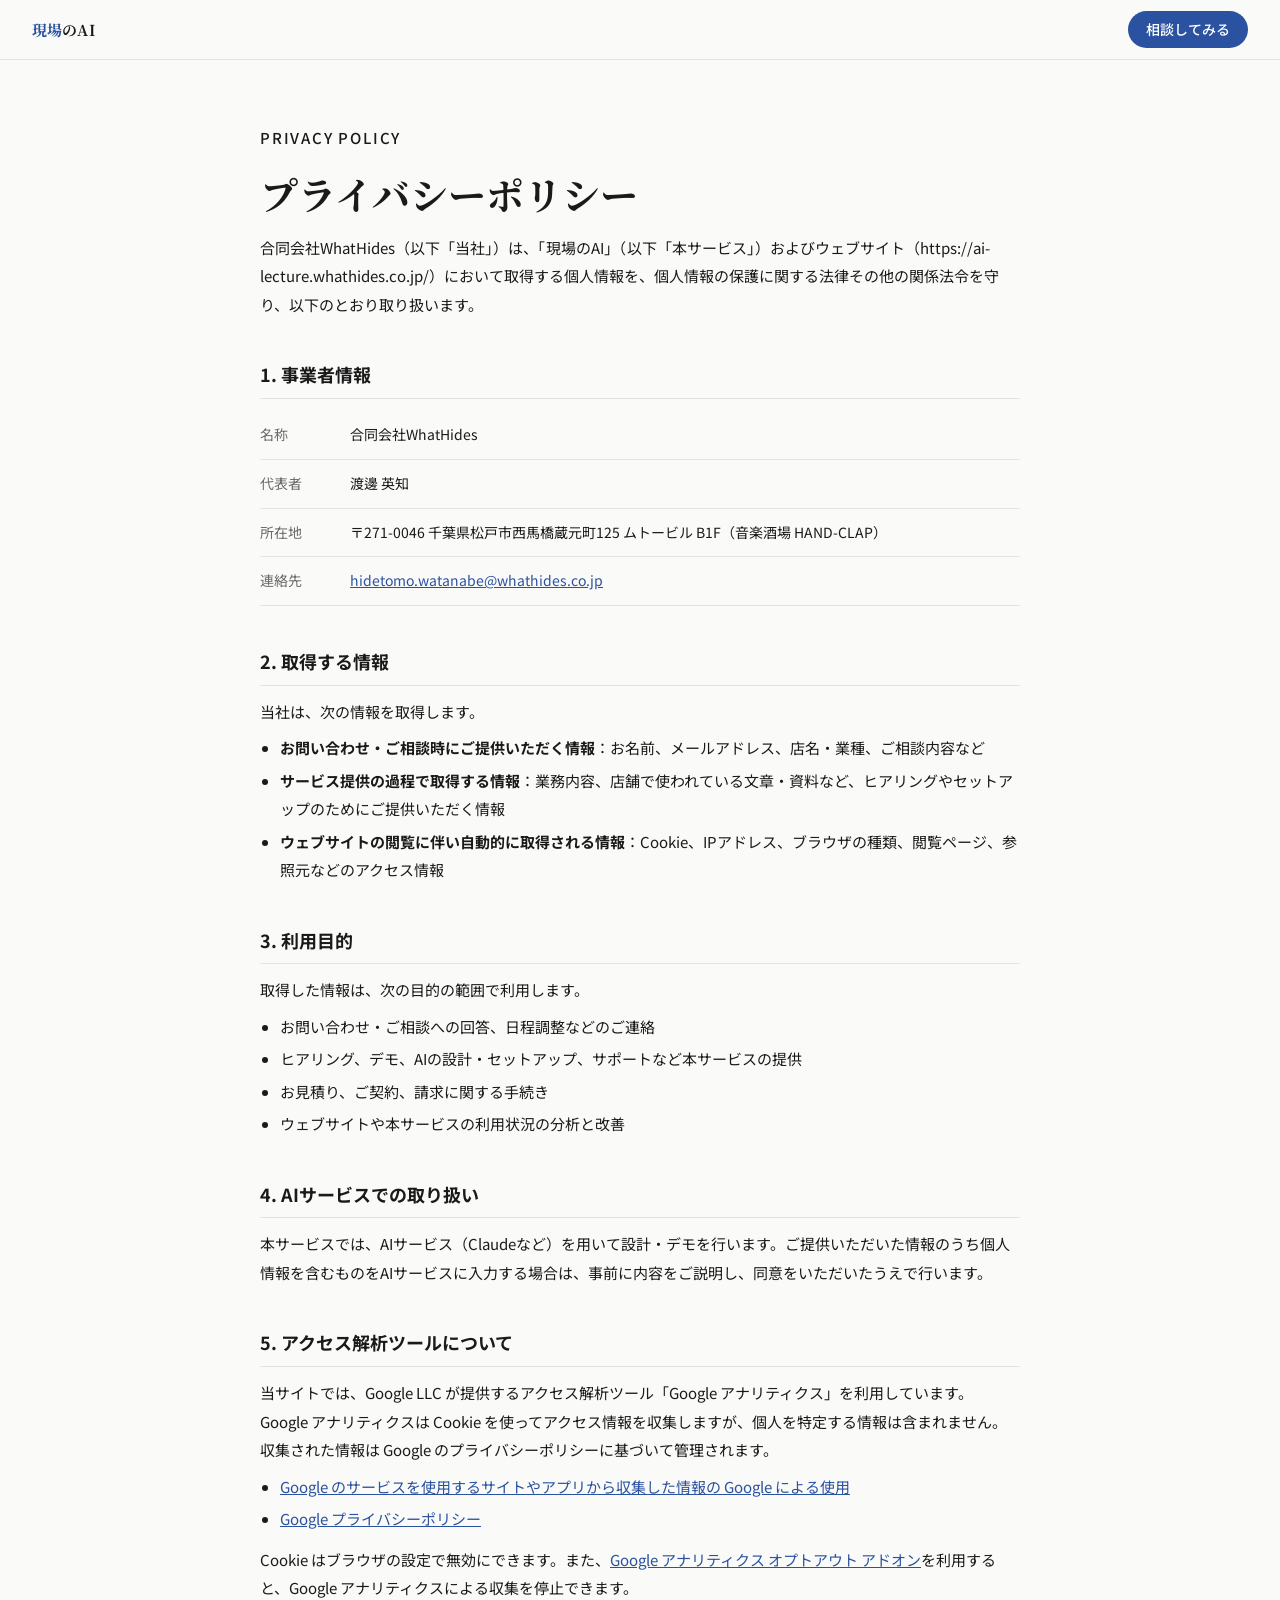
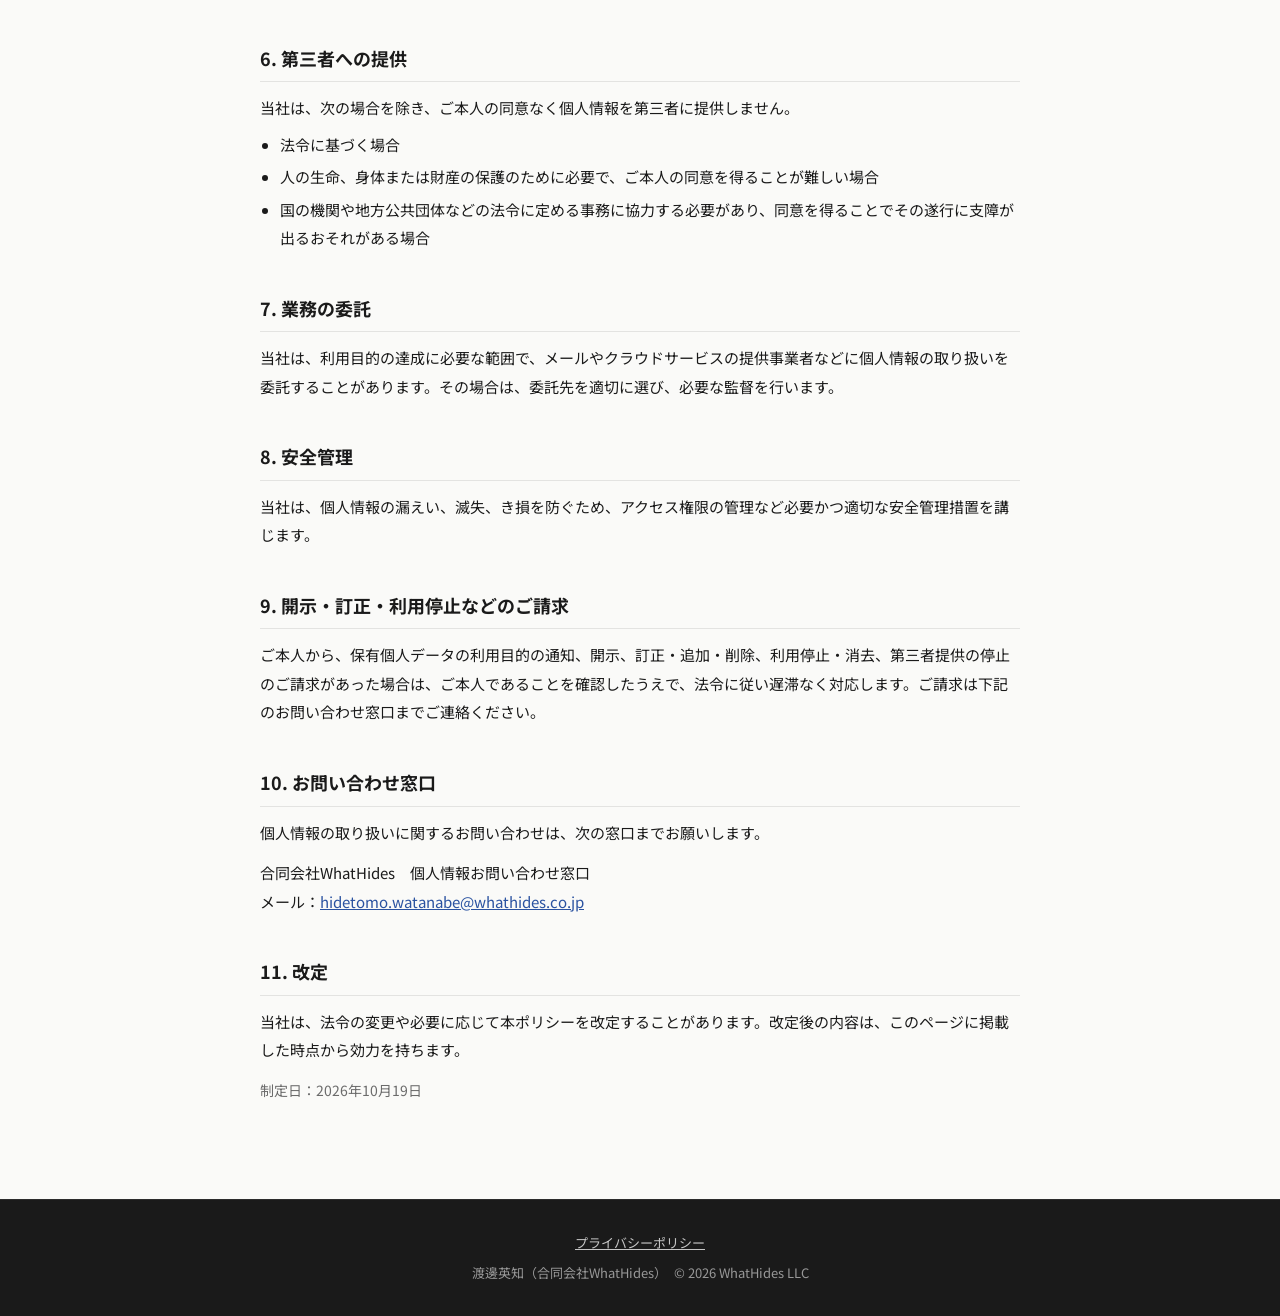
<file: privacy/index.html>
<!DOCTYPE html>
<html lang="ja">
<head>
<meta charset="UTF-8">
<meta name="viewport" content="width=device-width, initial-scale=1.0">
<title>プライバシーポリシー | 現場のAI</title>
<meta name="description" content="現場のAI（合同会社WhatHides）における個人情報の取り扱いについて">
<link rel="canonical" href="https://ai-lecture.whathides.co.jp/privacy/">
<!-- Google tag (gtag.js) -->
<script async src="https://www.googletagmanager.com/gtag/js?id=G-DTBNSN6CPC"></script>
<script>
  window.dataLayer = window.dataLayer || [];
  function gtag(){dataLayer.push(arguments);}
  gtag('js', new Date());
  gtag('config', 'G-DTBNSN6CPC');
</script>
<link rel="icon" href="../favicon.ico" sizes="32x32">
<link rel="icon" href="../favicon.svg" type="image/svg+xml">
<link rel="apple-touch-icon" href="../apple-touch-icon.png">
<link rel="preconnect" href="https://fonts.googleapis.com">
<link rel="preconnect" href="https://fonts.gstatic.com" crossorigin>
<link href="https://fonts.googleapis.com/css2?family=Noto+Sans+JP:wght@300;400;500;700&family=Noto+Serif+JP:wght@400;700&display=swap" rel="stylesheet">
<link rel="stylesheet" href="../css/lp-main.css">
</head>
<body>

<!-- NAV -->
<nav>
  <a class="nav-logo" href="../"><span>現場</span>のAI</a>
  <div class="nav-links">
    <a class="nav-cta" href="../#cta">相談してみる</a>
  </div>
</nav>

<main class="legal">
  <div class="container">
    <p class="section-label">Privacy Policy</p>
    <h1 class="section-title">プライバシーポリシー</h1>
    <p class="legal-lead">合同会社WhatHides（以下「当社」）は、「現場のAI」（以下「本サービス」）およびウェブサイト（https://ai-lecture.whathides.co.jp/）において取得する個人情報を、個人情報の保護に関する法律その他の関係法令を守り、以下のとおり取り扱います。</p>

    <h2>1. 事業者情報</h2>
    <table class="info-table">
      <tr><td>名称</td><td>合同会社WhatHides</td></tr>
      <tr><td>代表者</td><td>渡邊 英知</td></tr>
      <tr><td>所在地</td><td>〒271-0046 千葉県松戸市西馬橋蔵元町125 ムトービル B1F（音楽酒場 HAND-CLAP）</td></tr>
      <tr><td>連絡先</td><td><a href="mailto:hidetomo.watanabe@whathides.co.jp">hidetomo.watanabe@whathides.co.jp</a></td></tr>
    </table>

    <h2>2. 取得する情報</h2>
    <p>当社は、次の情報を取得します。</p>
    <ul>
      <li><strong>お問い合わせ・ご相談時にご提供いただく情報</strong>：お名前、メールアドレス、店名・業種、ご相談内容など</li>
      <li><strong>サービス提供の過程で取得する情報</strong>：業務内容、店舗で使われている文章・資料など、ヒアリングやセットアップのためにご提供いただく情報</li>
      <li><strong>ウェブサイトの閲覧に伴い自動的に取得される情報</strong>：Cookie、IPアドレス、ブラウザの種類、閲覧ページ、参照元などのアクセス情報</li>
    </ul>

    <h2>3. 利用目的</h2>
    <p>取得した情報は、次の目的の範囲で利用します。</p>
    <ul>
      <li>お問い合わせ・ご相談への回答、日程調整などのご連絡</li>
      <li>ヒアリング、デモ、AIの設計・セットアップ、サポートなど本サービスの提供</li>
      <li>お見積り、ご契約、請求に関する手続き</li>
      <li>ウェブサイトや本サービスの利用状況の分析と改善</li>
    </ul>

    <h2>4. AIサービスでの取り扱い</h2>
    <p>本サービスでは、AIサービス（Claudeなど）を用いて設計・デモを行います。ご提供いただいた情報のうち個人情報を含むものをAIサービスに入力する場合は、事前に内容をご説明し、同意をいただいたうえで行います。</p>

    <h2>5. アクセス解析ツールについて</h2>
    <p>当サイトでは、Google LLC が提供するアクセス解析ツール「Google アナリティクス」を利用しています。Google アナリティクスは Cookie を使ってアクセス情報を収集しますが、個人を特定する情報は含まれません。収集された情報は Google のプライバシーポリシーに基づいて管理されます。</p>
    <ul>
      <li><a href="https://policies.google.com/technologies/partner-sites?hl=ja" target="_blank" rel="noopener">Google のサービスを使用するサイトやアプリから収集した情報の Google による使用</a></li>
      <li><a href="https://policies.google.com/privacy?hl=ja" target="_blank" rel="noopener">Google プライバシーポリシー</a></li>
    </ul>
    <p>Cookie はブラウザの設定で無効にできます。また、<a href="https://tools.google.com/dlpage/gaoptout?hl=ja" target="_blank" rel="noopener">Google アナリティクス オプトアウト アドオン</a>を利用すると、Google アナリティクスによる収集を停止できます。</p>

    <h2>6. 第三者への提供</h2>
    <p>当社は、次の場合を除き、ご本人の同意なく個人情報を第三者に提供しません。</p>
    <ul>
      <li>法令に基づく場合</li>
      <li>人の生命、身体または財産の保護のために必要で、ご本人の同意を得ることが難しい場合</li>
      <li>国の機関や地方公共団体などの法令に定める事務に協力する必要があり、同意を得ることでその遂行に支障が出るおそれがある場合</li>
    </ul>

    <h2>7. 業務の委託</h2>
    <p>当社は、利用目的の達成に必要な範囲で、メールやクラウドサービスの提供事業者などに個人情報の取り扱いを委託することがあります。その場合は、委託先を適切に選び、必要な監督を行います。</p>

    <h2>8. 安全管理</h2>
    <p>当社は、個人情報の漏えい、滅失、き損を防ぐため、アクセス権限の管理など必要かつ適切な安全管理措置を講じます。</p>

    <h2>9. 開示・訂正・利用停止などのご請求</h2>
    <p>ご本人から、保有個人データの利用目的の通知、開示、訂正・追加・削除、利用停止・消去、第三者提供の停止のご請求があった場合は、ご本人であることを確認したうえで、法令に従い遅滞なく対応します。ご請求は下記のお問い合わせ窓口までご連絡ください。</p>

    <h2>10. お問い合わせ窓口</h2>
    <p>個人情報の取り扱いに関するお問い合わせは、次の窓口までお願いします。</p>
    <p>合同会社WhatHides　個人情報お問い合わせ窓口<br>
    メール：<a href="mailto:hidetomo.watanabe@whathides.co.jp">hidetomo.watanabe@whathides.co.jp</a></p>

    <h2>11. 改定</h2>
    <p>当社は、法令の変更や必要に応じて本ポリシーを改定することがあります。改定後の内容は、このページに掲載した時点から効力を持ちます。</p>

    <p class="legal-date">制定日：2026年10月19日</p>
  </div>
</main>

<footer>
  <p><a href="./">プライバシーポリシー</a></p>
  <p>渡邊英知（合同会社WhatHides）　&copy; 2026 WhatHides LLC</p>
</footer>

</body>
</html>
</file>
<file: css/lp-main.css>
/* ============================================
   WhatHides — lp-main.css
   メインLP専用スタイル
   ============================================ */

:root {
  --c-ink:          #1a1a1a;
  --c-ink-muted:    #6b6b6b;
  --c-ink-faint:    #8a8a8a;
  --c-paper:        #fafaf8;
  --c-surface:      #f3f3ef;
  --c-surface-deep: #eaeae4;
  --c-accent:       #2a52a0;
  --c-accent-bg:    #e8eef9;
  --c-accent2:      #c84b2f;
  --c-green:        #1a7a4a;
  --c-green-bg:     #e6f4ec;
  --c-line:         rgba(26,26,26,0.1);
  --c-line-md:      rgba(26,26,26,0.2);
  --r-sm:           6px;
  --r-md:           12px;
  --f-sans:         'Noto Sans JP', sans-serif;
  --f-serif:        'Noto Serif JP', serif;
}

*, *::before, *::after { box-sizing: border-box; margin: 0; padding: 0; }

html { scroll-behavior: smooth; }

body {
  font-family: var(--f-sans);
  background: var(--c-paper);
  color: var(--c-ink);
  line-height: 1.7;
  font-size: 16px;
  overflow-x: hidden;
}

/* ── NAV ── */
nav {
  position: fixed; top: 0; left: 0; right: 0; z-index: 100;
  background: rgba(250,250,248,0.92);
  backdrop-filter: blur(12px);
  border-bottom: 1px solid var(--c-line);
  padding: 0 2rem;
  height: 60px;
  display: flex; align-items: center; justify-content: space-between;
}
.nav-logo { font-family: var(--f-serif); font-size: 15px; font-weight: 700; letter-spacing: 0.01em; color: var(--c-ink); text-decoration: none; }
.nav-logo span { color: var(--c-accent); }
.nav-links { display: flex; align-items: center; gap: 1.5rem; }
.nav-links a:not(.nav-cta) {
  font-size: 14px; color: var(--c-ink-muted); text-decoration: none;
  transition: color 0.2s;
}
.nav-links a:not(.nav-cta):hover { color: var(--c-accent); }
.nav-cta {
  background: var(--c-accent); color: #fff;
  padding: 7px 18px; border-radius: 30px;
  font-size: 14px; font-weight: 500; text-decoration: none;
  transition: background 0.2s, transform 0.15s;
}
.nav-cta:hover { background: #1e3f80; transform: translateY(-1px); }

/* ── HERO ── */
#hero {
  min-height: 100vh;
  display: flex; flex-direction: column; justify-content: center; align-items: center;
  text-align: center;
  padding: 100px 2rem 4rem;
  background: var(--c-paper);
  position: relative;
  overflow: hidden;
}
.hero-grid-bg {
  position: absolute; inset: 0; pointer-events: none; opacity: 0.04;
  background-image: linear-gradient(var(--c-ink) 1px, transparent 1px),
                    linear-gradient(90deg, var(--c-ink) 1px, transparent 1px);
  background-size: 48px 48px;
}
.hero-badge {
  display: inline-block;
  background: var(--c-accent-bg); color: var(--c-accent);
  font-size: 13px; font-weight: 500; letter-spacing: 0.06em;
  padding: 5px 14px; border-radius: 30px;
  border: 1px solid rgba(42,82,160,0.2);
  margin-bottom: 1.5rem; word-break: keep-all;
  opacity: 0; animation: fadeUp 0.6s 0.1s ease forwards;
}
.hero-title {
  font-family: var(--f-serif); font-size: clamp(32px, 5.5vw, 60px);
  line-height: 1.25; letter-spacing: 0; color: var(--c-ink);
  margin-bottom: 1rem; word-break: keep-all; overflow-wrap: anywhere;
  opacity: 0; animation: fadeUp 0.7s 0.25s ease forwards;
}
.nowrap { white-space: nowrap; }
.hero-title em { font-style: normal; color: var(--c-accent); border-bottom: 3px solid var(--c-accent); padding-bottom: 2px; }
.hero-sub {
  font-size: clamp(15px, 2vw, 18px); color: var(--c-ink-muted);
  max-width: 560px; margin: 0 auto 2.5rem;
  font-weight: 300; line-height: 1.8; word-break: keep-all; overflow-wrap: anywhere;
  opacity: 0; animation: fadeUp 0.7s 0.4s ease forwards;
}
.hero-btns {
  display: flex; gap: 12px; justify-content: center; flex-wrap: wrap;
  opacity: 0; animation: fadeUp 0.7s 0.55s ease forwards;
}
.btn-primary {
  background: var(--c-accent); color: #fff;
  padding: 14px 32px; border-radius: 40px;
  font-size: 15px; font-weight: 500; text-decoration: none;
  transition: background 0.2s, transform 0.15s, box-shadow 0.2s;
  box-shadow: 0 4px 20px rgba(42,82,160,0.25);
}
.btn-primary:hover { background: #1e3f80; transform: translateY(-2px); box-shadow: 0 8px 28px rgba(42,82,160,0.3); }
.btn-secondary {
  background: transparent; color: var(--c-ink);
  padding: 14px 32px; border-radius: 40px;
  font-size: 15px; font-weight: 400; text-decoration: none;
  border: 1px solid var(--c-line-md);
  transition: background 0.2s, transform 0.15s;
}
.btn-secondary:hover { background: var(--c-surface); transform: translateY(-2px); }
.hero-scroll {
  position: absolute; bottom: 2rem; left: 50%; transform: translateX(-50%);
  opacity: 0; animation: fadeUp 0.6s 1s ease forwards;
  font-size: 12px; color: var(--c-ink-faint); letter-spacing: 0.08em;
  display: flex; flex-direction: column; align-items: center; gap: 6px;
}
.hero-scroll-line {
  width: 1px; height: 36px; background: var(--c-ink-faint);
  animation: scrollLine 1.8s 1.5s ease infinite;
}
@keyframes scrollLine {
  0% { transform: scaleY(0); transform-origin: top; }
  50% { transform: scaleY(1); transform-origin: top; }
  51% { transform: scaleY(1); transform-origin: bottom; }
  100% { transform: scaleY(0); transform-origin: bottom; }
}

/* ── SECTION BASE ── */
section { padding: 6rem 2rem; scroll-margin-top: 60px; }
.container { max-width: 900px; margin: 0 auto; }
.section-label {
  font-size: 13px; font-weight: 500; letter-spacing: 0.12em;
  color: var(--c-accent); text-transform: uppercase; margin-bottom: 1rem;
}
.section-title {
  font-family: var(--f-serif); font-size: clamp(24px, 3.5vw, 38px);
  line-height: 1.3; letter-spacing: 0; color: var(--c-ink); margin-bottom: 1rem;
}
.section-sub {
  font-size: 16px; color: var(--c-ink-muted); max-width: 560px;
  font-weight: 300; line-height: 1.8; margin-bottom: 3rem;
}
hr.divider { border: none; border-top: 1px solid var(--c-line); margin: 0; }

/* ── PAIN ── */
#pain { background: var(--c-paper); }
.store-callout {
  margin-top: 2rem;
  background: var(--c-accent-bg);
  border: 1px solid rgba(42,82,160,0.2);
  border-radius: var(--r-md);
  padding: 1.25rem 1.5rem;
  display: flex; align-items: center; justify-content: space-between;
  gap: 1.25rem; flex-wrap: wrap;
}
.store-callout__text {
  font-size: 14px; color: var(--c-ink); line-height: 1.65; flex: 1;
}
.store-callout__text strong {
  display: block; font-size: 15px; font-weight: 700;
  color: var(--c-ink); margin-bottom: 4px;
}
.pain-grid {
  display: grid; grid-template-columns: repeat(2, 1fr);
  gap: 1px; background: var(--c-line); border: 1px solid var(--c-line);
  border-radius: var(--r-md); overflow: hidden;
}
.pain-grid .pain-item:last-child:nth-child(odd) {
  grid-column: 1 / -1;
}
.pain-item {
  background: var(--c-paper); padding: 1.5rem;
  display: flex; align-items: flex-start; gap: 12px;
}
.pain-check {
  width: 20px; height: 20px; border-radius: 50%;
  background: var(--c-accent-bg); border: 1.5px solid var(--c-accent);
  flex-shrink: 0; margin-top: 2px;
  display: flex; align-items: center; justify-content: center;
}
.pain-check::after {
  content: ''; display: block;
  width: 5px; height: 9px;
  border-right: 1.5px solid var(--c-accent);
  border-bottom: 1.5px solid var(--c-accent);
  transform: rotate(45deg) translate(-1px,-1px);
}
.pain-text { font-size: 14px; color: var(--c-ink); line-height: 1.65; }

/* ── HOW ── */
#how { background: var(--c-surface); }
.what-cards {
  display: grid; grid-template-columns: repeat(2, 1fr);
  gap: 16px;
}
.what-cards .what-card:last-child:nth-child(odd) {
  grid-column: 1 / -1;
}
.what-card {
  background: var(--c-paper); border: 1px solid var(--c-line);
  border-radius: var(--r-md); padding: 1.5rem;
  transition: transform 0.2s, box-shadow 0.2s;
}
.what-card:hover { transform: translateY(-3px); box-shadow: 0 8px 30px rgba(0,0,0,0.07); }
.what-icon {
  width: 40px; height: 40px; border-radius: 10px;
  background: var(--c-accent-bg); margin-bottom: 1rem;
  display: flex; align-items: center; justify-content: center;
}
.what-icon svg { width: 20px; height: 20px; }
.what-card-title { font-size: 15px; font-weight: 500; color: var(--c-ink); margin-bottom: 6px; }
.what-card-body { font-size: 14px; color: var(--c-ink-muted); line-height: 1.65; }

/* ── DEMO ── */
#demo { background: var(--c-paper); }
.demo-tabs {
  display: flex; gap: 4px;
  background: var(--c-surface); border-radius: 10px; padding: 4px;
  margin-bottom: 2rem; width: fit-content;
}
.demo-tab {
  padding: 8px 20px; border-radius: 8px; font-size: 14px; font-weight: 500;
  cursor: pointer; border: none; background: transparent; color: var(--c-ink-muted);
  transition: background 0.2s, color 0.2s;
}
.demo-tab.active { background: var(--c-paper); color: var(--c-accent); box-shadow: 0 1px 4px rgba(0,0,0,0.08); }
.demo-panel { display: none; }
.demo-panel.active { display: block; }
.demo-frame {
  border: 1px solid var(--c-line); border-radius: var(--r-md);
  background: var(--c-paper); padding: 1.5rem; overflow: hidden;
}

/* ── COURSE ── */
#course { background: var(--c-surface); }
.course-grid { display: grid; grid-template-columns: 1fr 1fr; gap: 2rem; }
.course-box {
  background: var(--c-paper); border: 1px solid var(--c-line);
  border-radius: var(--r-md); padding: 1.75rem;
}
.course-box.free { border-color: var(--c-green); border-width: 2px; }
.course-box-badge {
  display: inline-block; padding: 3px 10px; border-radius: 20px;
  font-size: 12px; font-weight: 500; margin-bottom: 1rem;
}
.badge-free { background: var(--c-green-bg); color: var(--c-green); }
.badge-paid { background: var(--c-accent-bg); color: var(--c-accent); }
.course-box-title { font-size: 16px; font-weight: 500; margin-bottom: 0.75rem; }
.course-tax { font-size: 13px; font-weight: 400; color: var(--c-ink-muted); margin-left: 2px; }
.course-note { font-size: 14px; color: var(--c-ink-muted); margin-top: 1.25rem; }
.course-subtitle { font-size: 16px; font-weight: 700; margin-top: 2.5rem; }
.course-list { list-style: none; }
.course-list li {
  font-size: 14px; color: var(--c-ink-muted); padding: 5px 0;
  padding-left: 16px; position: relative; line-height: 1.55;
}
.course-list li::before {
  content: ''; position: absolute; left: 0; top: 12px;
  width: 5px; height: 5px; border-radius: 50%; background: var(--c-line-md);
}
.info-table { width: 100%; border-collapse: collapse; margin-top: 2rem; }
.course-subtitle + .info-table { margin-top: 0.75rem; }
.info-table tr { border-bottom: 1px solid var(--c-line); }
.info-table td { padding: 12px 0; font-size: 14px; vertical-align: top; }
.info-table td:first-child { color: var(--c-ink-muted); width: 80px; font-size: 14px; }

/* ── PROFILE ── */
#profile { background: var(--c-paper); }
.profile-card {
  display: flex; gap: 2.5rem; align-items: flex-start;
  background: var(--c-surface); border-radius: var(--r-md);
  padding: 2.5rem; border: 1px solid var(--c-line);
}
.profile-avatar {
  width: 96px; height: 96px; border-radius: 50%;
  flex-shrink: 0; object-fit: cover;
  border: 1px solid var(--c-line);
}
.profile-name { font-size: 20px; font-weight: 500; margin-bottom: 4px; }
.profile-role { font-size: 14px; color: var(--c-ink-muted); margin-bottom: 1rem; }
.profile-bio { font-size: 14px; color: var(--c-ink-muted); line-height: 1.8; margin-bottom: 1.25rem; }
.profile-badges { display: flex; flex-wrap: wrap; gap: 8px; }
.profile-badge {
  padding: 4px 12px; border-radius: 20px;
  font-size: 13px; background: var(--c-paper); border: 1px solid var(--c-line);
  color: var(--c-ink-muted);
}

/* ── CTA ── */
#cta {
  background: var(--c-ink); color: #fff;
  text-align: center; padding: 7rem 2rem;
}
#cta .section-label { color: rgba(255,255,255,0.6); }
#cta .section-title { color: #fff; margin-bottom: 1rem; }
#cta .section-sub { color: rgba(255,255,255,0.75); margin: 0 auto 2.5rem; }
.cta-note { font-size: 14px; color: rgba(255,255,255,0.6); margin-top: 1rem; }
.cta-alt {
  display: flex; justify-content: center; flex-wrap: wrap; gap: 12px;
  margin-top: 1.5rem;
}
.cta-alt a, .cta-alt button {
  background: none; border: 1px solid rgba(255,255,255,0.6); border-radius: 40px;
  padding: 10px 24px; font: inherit; font-size: 14px; font-weight: 500; cursor: pointer;
  color: #fff; text-decoration: none;
  transition: background 0.2s, border-color 0.2s;
}
.cta-alt a:hover, .cta-alt button:hover { background: rgba(255,255,255,0.12); border-color: #fff; }
.cta-alt + .cta-note { margin-top: 0.5rem; }
.btn-white {
  background: #fff; color: var(--c-ink);
  padding: 14px 36px; border-radius: 40px;
  font-size: 15px; font-weight: 500; text-decoration: none;
  transition: transform 0.15s, box-shadow 0.2s;
  box-shadow: 0 4px 20px rgba(0,0,0,0.2);
  display: inline-block;
}
.btn-white:hover { transform: translateY(-2px); box-shadow: 0 8px 30px rgba(0,0,0,0.3); }

/* ── FOOTER ── */
footer {
  background: var(--c-ink); border-top: 1px solid rgba(255,255,255,0.08);
  text-align: center; padding: 2rem;
  font-size: 13px; color: rgba(255,255,255,0.55);
}
footer p + p { margin-top: 0.5rem; }
footer a { color: rgba(255,255,255,0.75); }
footer a:hover { color: #fff; }

/* ── LEGAL（プライバシーポリシー等） ── */
.legal { padding: calc(60px + 4rem) 2rem 6rem; }
.legal .container { max-width: 760px; }
.legal-lead { font-size: 15px; color: var(--c-ink-muted); line-height: 1.9; margin-bottom: 2.5rem; }
.legal h2 {
  font-size: 18px; font-weight: 700; color: var(--c-ink);
  margin: 2.5rem 0 0.75rem; padding-bottom: 0.5rem; border-bottom: 1px solid var(--c-line);
}
.legal p, .legal li { font-size: 15px; line-height: 1.9; color: var(--c-ink); }
.legal p + p { margin-top: 0.75rem; }
.legal ul { padding-left: 1.25rem; margin: 0.5rem 0 0.75rem; }
.legal li + li { margin-top: 0.25rem; }
.legal a { color: var(--c-accent); }
.legal .info-table { margin-top: 0.5rem; }
.legal .info-table td:first-child { width: 90px; }
.legal-date { margin-top: 3rem; color: var(--c-ink-muted) !important; font-size: 14px !important; }

/* ── ANIMATIONS ── */
@keyframes fadeUp {
  from { opacity: 0; transform: translateY(20px); }
  to { opacity: 1; transform: translateY(0); }
}
.js .reveal {
  opacity: 0; transform: translateY(24px);
  transition: opacity 0.65s ease, transform 0.65s ease;
}
.js .reveal.visible { opacity: 1; transform: translateY(0); }

/* ── STICKY CTA（スマホのみ） ── */
.sticky-cta { display: none; }

/* ── RESPONSIVE ── */
@media(max-width:640px){
  nav { padding: 0 1rem; }
  .nav-links a:not(.nav-cta) { display: none; }
  .sticky-cta {
    display: block; position: fixed; left: 1rem; right: 1rem; bottom: 1rem; z-index: 90;
    background: var(--c-accent); color: #fff; text-align: center;
    padding: 14px; border-radius: 40px;
    font-size: 15px; font-weight: 500; text-decoration: none;
    box-shadow: 0 6px 24px rgba(42,82,160,0.35);
    transform: translateY(calc(100% + 1.5rem)); transition: transform 0.3s ease;
  }
  .sticky-cta.show { transform: translateY(0); }
  section { padding: 4rem 1.25rem; }
  .legal { padding: calc(60px + 2.5rem) 1.25rem 4rem; }
  .what-cards { grid-template-columns: 1fr; }
  .course-grid { grid-template-columns: 1fr; }
  .profile-card { flex-direction: column; gap: 1.5rem; }
  .demo-tabs { width: 100%; }
  .demo-tab { flex: 1; text-align: center; }
}

/* 高さの低い画面では scroll 表示がボタンに重なるので隠す */
@media(max-height: 760px){ .hero-scroll { display: none; } }

@media(prefers-reduced-motion: reduce){
  html { scroll-behavior: auto; }
  *, *::before, *::after {
    animation-duration: 0.01ms !important; animation-delay: 0s !important;
    animation-iteration-count: 1 !important;
    transition-duration: 0.01ms !important; transition-delay: 0s !important;
  }
  .hero-scroll-line { animation: none; }
  .js .reveal { opacity: 1; transform: none; }
}

/* ── DEMO STYLES ── */
.d-wrap { font-family: var(--f-sans); }
.d-stage-bar { display:flex; align-items:center; justify-content:center; gap:8px; margin-bottom:1.5rem; flex-wrap:wrap; }
.d-dot { width:8px; height:8px; border-radius:50%; background:var(--c-surface-deep); transition:background 0.4s; }
.d-dot.on { background:var(--c-accent); }
.d-lbl { font-size:13px; color:var(--c-ink-muted); transition:color 0.4s; }
.d-lbl.on { color:var(--c-accent); font-weight:500; }
.d-sep { font-size:12px; color:var(--c-line-md); }
.d-scene { display:none; }
.d-scene.vis { display:block; }
.d-panel { background:var(--c-surface); border-radius:var(--r-sm); padding:1rem 1.25rem; border:1px solid var(--c-line); }
.d-ptitle { font-size:12px; font-weight:500; color:var(--c-ink-muted); letter-spacing:0.06em; margin-bottom:10px; }
.d-row { display:grid; grid-template-columns:1fr 1fr; gap:12px; margin-bottom:12px; }
@media(max-width:540px){ .d-row { grid-template-columns:1fr; } }
.wb { background:#f8f7f2; border:1px solid var(--c-surface-deep); border-radius:var(--r-sm); padding:10px; font-family:monospace; min-height:140px; }
.wb-line { font-size:13px; color:var(--c-ink); line-height:1.8; opacity:0; transform:translateX(-4px); transition:opacity 0.4s,transform 0.4s; }
.wb-line.s { opacity:1; transform:none; }
.wb-sc { font-size:13px; color:var(--c-ink-muted); font-style:italic; }
.up-area { border:1.5px dashed var(--c-line-md); border-radius:var(--r-sm); display:flex; flex-direction:column; align-items:center; justify-content:center; min-height:140px; gap:8px; }
.up-icon { width:32px; height:32px; }
.up-txt { font-size:13px; color:var(--c-ink-muted); }
.up-prog { width:80%; height:4px; background:var(--c-surface-deep); border-radius:2px; overflow:hidden; margin-top:6px; display:none; }
.up-bar { height:100%; width:0%; background:var(--c-accent); border-radius:2px; transition:width 0.8s ease; }
.d-chat { display:flex; flex-direction:column; gap:9px; }
.d-msg { max-width:88%; padding:8px 12px; border-radius:10px; font-size:13px; line-height:1.6; opacity:0; transform:translateY(5px); transition:opacity 0.4s,transform 0.4s; }
.d-msg.s { opacity:1; transform:none; }
.d-msg.u { align-self:flex-end; background:var(--c-accent-bg); color:#1e3f80; border-radius:10px 10px 2px 10px; }
.d-msg.a { align-self:flex-start; background:#fff; border:1px solid var(--c-line); color:var(--c-ink); border-radius:10px 10px 10px 2px; }
.d-typing { align-self:flex-start; background:#fff; border:1px solid var(--c-line); border-radius:10px 10px 10px 2px; padding:9px 12px; opacity:0; transition:opacity 0.3s; }
.d-typing.s { opacity:1; }
.d-dots { display:flex; gap:4px; }
.d-dot2 { width:6px; height:6px; border-radius:50%; background:#bbb; animation:dblink 1.2s infinite; }
.d-dot2:nth-child(2){animation-delay:0.2s;}.d-dot2:nth-child(3){animation-delay:0.4s;}
@keyframes dblink{0%,80%,100%{opacity:0.3}40%{opacity:1}}
.exc-table { width:100%; border-collapse:collapse; font-size:13px; }
.exc-table th { background:var(--c-green-bg); color:var(--c-green); font-weight:500; padding:5px 10px; border:1px solid rgba(26,122,74,0.15); text-align:left; }
.exc-table td { padding:5px 10px; border:1px solid var(--c-line); color:var(--c-ink); }
.exc-table tr:nth-child(even) td { background:var(--c-surface); }
.exc-row { opacity:0; transform:translateY(4px); transition:opacity 0.35s,transform 0.35s; }
.exc-row.s { opacity:1; transform:none; }
.think-box { background:#fff; border:1px solid var(--c-line); border-radius:var(--r-sm); padding:1rem; margin-bottom:12px; }
.think-ttl { font-size:12px; font-weight:500; color:#534AB7; letter-spacing:0.06em; margin-bottom:10px; }
.think-item { display:flex; align-items:flex-start; gap:8px; margin-bottom:7px; opacity:0; transform:translateX(-4px); transition:opacity 0.4s,transform 0.4s; }
.think-item.s { opacity:1; transform:none; }
.t-bul { width:6px; height:6px; border-radius:50%; background:#AFA9EC; margin-top:6px; flex-shrink:0; }
.t-txt { font-size:13px; color:var(--c-ink-muted); line-height:1.55; }
.slide-stack { display:flex; flex-direction:column; gap:10px; }
.slide { background:#fff; border:1px solid var(--c-line); border-radius:var(--r-sm); overflow:hidden; opacity:0; transform:translateY(8px); transition:opacity 0.45s,transform 0.45s; }
.slide.s { opacity:1; transform:none; }
.slide-hdr { padding:7px 12px; font-size:12px; font-weight:500; letter-spacing:0.05em; }
.sh-p { background:#EEEDFE; color:#3C3489; }
.sh-t { background:var(--c-green-bg); color:var(--c-green); }
.sh-c { background:#FAECE7; color:#712B13; }
.sh-b { background:var(--c-accent-bg); color:var(--c-accent); }
.slide-body { padding:9px 12px; }
.slide-ttl { font-size:14px; font-weight:500; color:var(--c-ink); margin-bottom:5px; }
.slide-pts { list-style:none; }
.slide-pts li { font-size:13px; color:var(--c-ink-muted); padding:2px 0 2px 12px; position:relative; }
.slide-pts li::before { content:''; position:absolute; left:0; top:9px; width:4px; height:4px; border-radius:50%; background:var(--c-line-md); }
.d-result { text-align:center; padding:1.5rem 0; }
.t-row { display:flex; align-items:center; justify-content:center; flex-wrap:wrap; gap:6px; margin-bottom:1.25rem; }
.t-badge { display:inline-flex; align-items:center; padding:5px 14px; border-radius:20px; font-size:13px; font-weight:500; }
.t-bef { background:#FCEBEB; color:#A32D2D; }
.t-aft { background:var(--c-green-bg); color:var(--c-green); }
.t-arr { font-size:14px; color:var(--c-ink-muted); }
.d-note { font-size:13px; color:var(--c-ink-muted); line-height:1.8; }
.d-tag2 { display:inline-block; margin-top:1rem; padding:5px 14px; background:var(--c-accent-bg); color:var(--c-accent); border-radius:20px; font-size:13px; font-weight:500; }
.step-note { font-size:13px; color:var(--c-ink-muted); text-align:center; margin-top:0.75rem; min-height:18px; }
.d-btns { display:flex; gap:8px; justify-content:center; margin-top:1.5rem; }
.d-btn { padding:8px 20px; font-size:14px; border-radius:8px; border:1px solid var(--c-line-md); background:#fff; color:var(--c-ink); cursor:pointer; transition:background 0.15s; }
.d-btn:disabled { opacity:0.35; cursor:default; }
.d-btn.pri { background:var(--c-accent); color:#fff; border-color:var(--c-accent); }
.d-btn.rep { background:var(--c-green-bg); color:var(--c-green); border-color:rgba(26,122,74,0.25); }

/* FAQ */
.faq-list { display:flex; flex-direction:column; gap:12px; max-width:680px; margin:2rem auto 0; }
.faq-item {
  background: var(--c-paper);
  border: 1px solid var(--c-line);
  border-radius: var(--r-md);
  overflow: hidden;
}
.faq-item__q {
  display: flex; align-items: flex-start; gap: 12px;
  padding: 1.1rem 1.25rem;
  font-size: 15px; font-weight: 700; line-height: 1.55;
  cursor: default;
}
.faq-item__q::before {
  content: 'Q';
  flex-shrink: 0;
  width: 22px; height: 22px;
  border-radius: 50%;
  background: var(--c-accent); color: #fff;
  font-size: 12px; font-weight: 700;
  display: flex; align-items: center; justify-content: center;
  margin-top: 1px;
}
.faq-item__a {
  display: flex; align-items: flex-start; gap: 12px;
  padding: 0.9rem 1.25rem 1.1rem;
  border-top: 1px solid var(--c-line);
  background: var(--c-surface);
  font-size: 14px; color: var(--c-ink-muted); line-height: 1.75;
}
.faq-item__a::before {
  content: 'A';
  flex-shrink: 0;
  width: 22px; height: 22px;
  border-radius: 50%;
  background: var(--c-surface); color: var(--c-accent);
  border: 1.5px solid var(--c-accent);
  font-size: 12px; font-weight: 700;
  display: flex; align-items: center; justify-content: center;
  margin-top: 1px;
}
</file>
